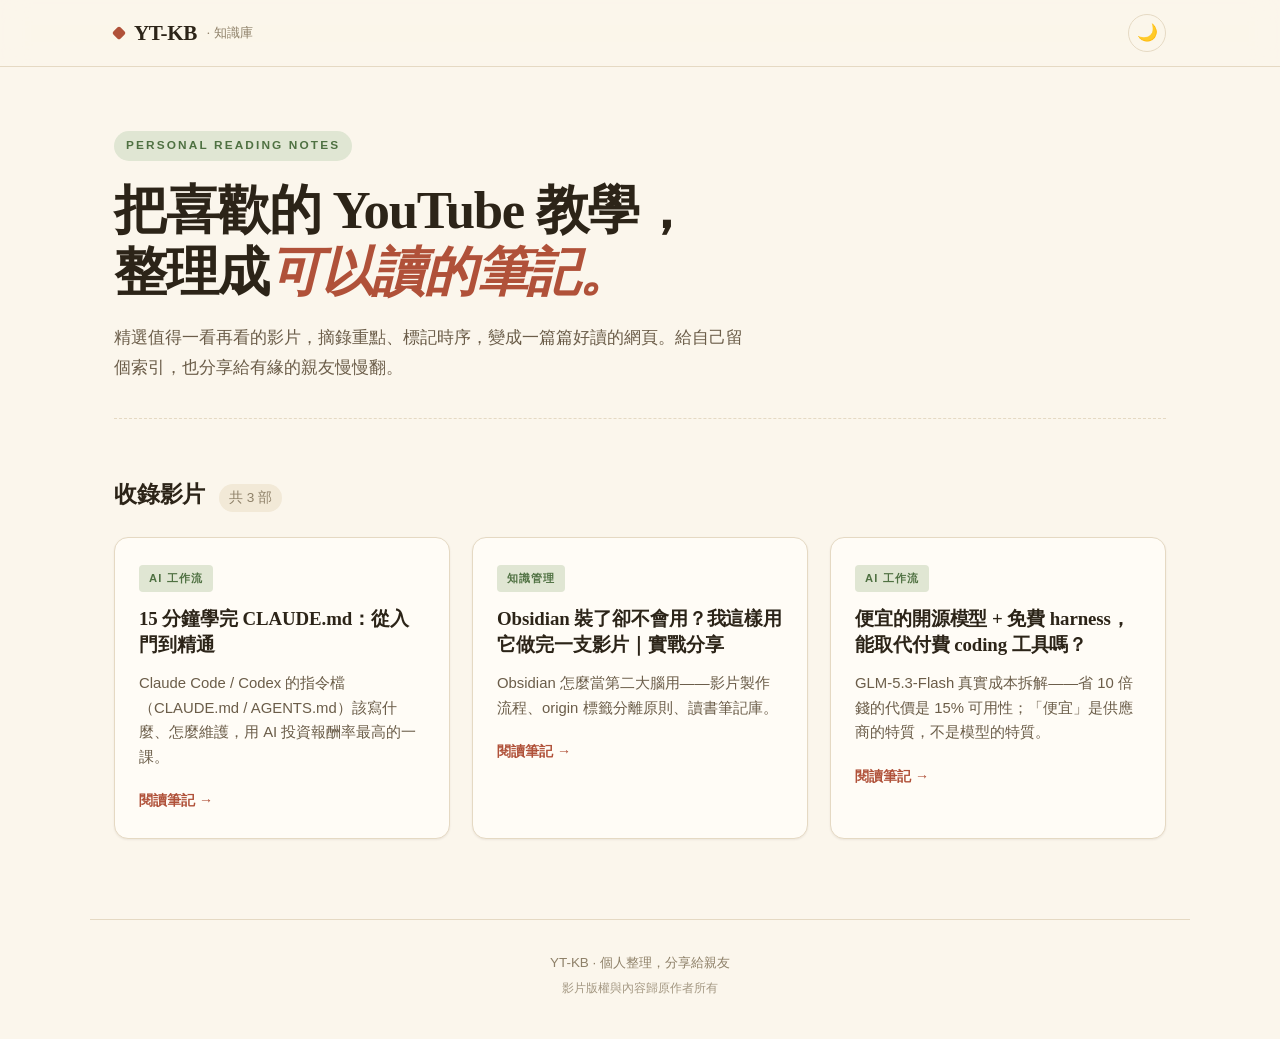
<file: index.html>
<!DOCTYPE html>
<html lang="zh-Hant" data-theme="light">
<head>
  <meta charset="UTF-8">
  <meta name="viewport" content="width=device-width, initial-scale=1.0">
  <title>YT-KB · YouTube 知識庫</title>
  <meta name="description" content="把值得一看再看的 YouTube 教學，整理成好讀的網頁筆記：摘錄重點、標記時序，個人知識庫，分享給親友。">
  <meta property="og:title" content="YT-KB · YouTube 知識庫">
  <meta property="og:description" content="把值得一看再看的 YouTube 教學，整理成好讀的網頁筆記。">
  <meta property="og:type" content="website">
  <meta property="og:url" content="https://yt-kb-pages.pages.dev/">
  <meta property="og:locale" content="zh_TW">
  <meta name="twitter:card" content="summary">
  <script>
    // Anti-FOUC: 讀主題最優先，避免閃白
    (function() {
      try {
        var stored = localStorage.getItem('ytkb-theme');
        var prefersDark = window.matchMedia && window.matchMedia('(prefers-color-scheme: dark)').matches;
        var theme = stored || (prefersDark ? 'dark' : 'light');
        document.documentElement.setAttribute('data-theme', theme);
      } catch (e) {
        document.documentElement.setAttribute('data-theme', 'light');
      }
    })();
  </script>

  <style>
    :root {
      --bg:           #FBF6EC;
      --bg-elevated:  #FFFCF6;
      --surface:      #F2E9D7;
      --border:       #E5D9C3;

      --text:         #2C2418;
      --text-soft:    #6B5D49;
      --text-muted:   #8E8068;

      --primary:      #B05139;
      --primary-soft: #C97865;
      --primary-bg:   #F4E3DA;

      --accent:       #4F7142;
      --accent-soft:  #6B8C5C;
      --accent-bg:    #E0E6D3;

      --shadow:        rgba(64, 41, 22, 0.08);
      --shadow-strong: rgba(64, 41, 22, 0.16);

      --nav-bg-rgb: 251, 246, 236;
    }

    [data-theme="dark"] {
      --bg:           #1B1813;
      --bg-elevated:  #251F19;
      --surface:      #2F2820;
      --border:       #423A2F;

      --text:         #ECE2D0;
      --text-soft:    #B8A88F;
      --text-muted:   #8C7E68;

      --primary:      #D78264;
      --primary-soft: #E29678;
      --primary-bg:   #3A261E;

      --accent:       #87A372;
      --accent-soft:  #A3B98C;
      --accent-bg:    #2C3823;

      --shadow:        rgba(0, 0, 0, 0.30);
      --shadow-strong: rgba(0, 0, 0, 0.50);

      --nav-bg-rgb: 27, 24, 19;
    }

    * { box-sizing: border-box; margin: 0; padding: 0; }

    html { scroll-behavior: smooth; -webkit-text-size-adjust: 100%; }

    body {
      font-family: -apple-system, BlinkMacSystemFont, "Segoe UI",
                   "PingFang TC", "Noto Sans TC", "Microsoft JhengHei", sans-serif;
      background: var(--bg);
      color: var(--text);
      line-height: 1.65;
      min-height: 100vh;
      transition: background-color .3s ease, color .3s ease;
      -webkit-font-smoothing: antialiased;
      -moz-osx-font-smoothing: grayscale;
    }

    ::selection { background: var(--primary); color: #fff; }

    /* ─────── Nav ─────── */
    .nav {
      position: sticky; top: 0; z-index: 100;
      background: rgba(var(--nav-bg-rgb), 0.82);
      backdrop-filter: saturate(180%) blur(14px);
      -webkit-backdrop-filter: saturate(180%) blur(14px);
      border-bottom: 1px solid var(--border);
    }
    .nav-inner {
      max-width: 1100px; margin: 0 auto;
      padding: 14px 24px;
      display: flex; justify-content: space-between; align-items: center;
    }
    .nav-brand {
      font-family: Georgia, "Times New Roman", "PingFang TC", serif;
      font-size: 1.32rem; font-weight: 700;
      letter-spacing: -0.02em;
      color: var(--text); text-decoration: none;
      display: inline-flex; align-items: center; gap: 10px;
    }
    .nav-brand .dot {
      width: 10px; height: 10px; border-radius: 2px;
      background: var(--primary);
      display: inline-block;
      transform: rotate(45deg);
    }
    .nav-brand .sub {
      color: var(--text-muted); font-weight: 400;
      font-size: 0.82rem; font-family: inherit;
      letter-spacing: 0.02em;
    }

    .theme-toggle {
      background: transparent;
      border: 1px solid var(--border);
      color: var(--text-soft);
      width: 38px; height: 38px;
      border-radius: 999px;
      cursor: pointer;
      font-size: 1.05rem; line-height: 1;
      display: inline-flex; align-items: center; justify-content: center;
      transition: all .2s ease;
    }
    .theme-toggle:hover {
      background: var(--surface);
      color: var(--text);
      transform: rotate(20deg);
    }
    .theme-toggle:focus-visible {
      outline: 2px solid var(--accent);
      outline-offset: 3px;
    }

    /* ─────── Main ─────── */
    main {
      max-width: 1100px; margin: 0 auto;
      padding: 64px 24px 80px;
    }

    /* ─────── Hero ─────── */
    .hero {
      margin-bottom: 56px;
      padding-bottom: 36px;
      border-bottom: 1px dashed var(--border);
    }
    .hero-eyebrow {
      display: inline-block;
      font-size: 0.74rem;
      letter-spacing: 0.18em;
      text-transform: uppercase;
      color: var(--accent);
      font-weight: 700;
      margin-bottom: 18px;
      padding: 5px 12px;
      background: var(--accent-bg);
      border-radius: 999px;
    }
    .hero h1 {
      font-family: Georgia, "Times New Roman", "PingFang TC", serif;
      font-size: clamp(2rem, 5.2vw, 3.3rem);
      font-weight: 700;
      letter-spacing: -0.025em;
      line-height: 1.18;
      margin-bottom: 20px;
      color: var(--text);
    }
    .hero h1 .accent {
      color: var(--primary);
      font-style: italic;
      font-weight: 700;
    }
    .hero p {
      font-size: 1.05rem;
      color: var(--text-soft);
      max-width: 640px;
      line-height: 1.75;
    }

    /* ─────── Section ─────── */
    .section-head {
      display: flex; align-items: baseline; gap: 14px;
      margin-bottom: 24px;
    }
    .section-head h2 {
      font-family: Georgia, "Times New Roman", "PingFang TC", serif;
      font-size: 1.45rem; font-weight: 700;
      color: var(--text);
      letter-spacing: -0.01em;
    }
    .section-head .count {
      font-size: 0.85rem;
      color: var(--text-muted);
      font-variant-numeric: tabular-nums;
      padding: 3px 10px;
      background: var(--surface);
      border-radius: 999px;
    }

    /* ─────── Cards ─────── */
    .cards {
      display: grid;
      grid-template-columns: repeat(auto-fill, minmax(320px, 1fr));
      gap: 22px;
    }
    .card {
      display: block;
      background: var(--bg-elevated);
      border: 1px solid var(--border);
      border-radius: 14px;
      padding: 26px 24px 24px;
      text-decoration: none;
      color: var(--text);
      position: relative;
      overflow: hidden;
      box-shadow: 0 1px 2px var(--shadow);
      transition: transform .25s cubic-bezier(.2,.8,.2,1),
                  box-shadow .25s cubic-bezier(.2,.8,.2,1),
                  border-color .25s ease,
                  background-color .3s ease;
    }
    .card::before {
      content: "";
      position: absolute;
      top: 0; left: 0;
      width: 4px; height: 100%;
      background: linear-gradient(180deg, var(--primary) 0%, var(--accent) 100%);
      opacity: 0;
      transition: opacity .25s ease;
    }
    .card:hover {
      transform: translateY(-3px);
      box-shadow: 0 10px 28px var(--shadow-strong);
      border-color: var(--primary-soft);
    }
    .card:hover::before { opacity: 1; }
    .card:focus-visible {
      outline: 2px solid var(--accent);
      outline-offset: 2px;
    }

    .card-tag {
      display: inline-block;
      font-size: 0.7rem;
      letter-spacing: 0.1em;
      font-weight: 700;
      color: var(--accent);
      text-transform: uppercase;
      margin-bottom: 14px;
      padding: 4px 10px;
      background: var(--accent-bg);
      border-radius: 4px;
    }
    .card h3 {
      font-family: Georgia, "Times New Roman", "PingFang TC", serif;
      font-size: 1.18rem; font-weight: 700;
      line-height: 1.42;
      margin-bottom: 12px;
      color: var(--text);
      letter-spacing: -0.005em;
    }
    .card p {
      font-size: 0.93rem;
      color: var(--text-soft);
      line-height: 1.65;
      margin-bottom: 18px;
    }
    .card-arrow {
      display: inline-flex; align-items: center; gap: 6px;
      font-size: 0.88rem;
      color: var(--primary);
      font-weight: 600;
      transition: gap .2s ease, color .2s ease;
    }
    .card:hover .card-arrow { gap: 10px; }

    /* ─────── Footer ─────── */
    footer {
      max-width: 1100px; margin: 0 auto;
      padding: 32px 24px 40px;
      border-top: 1px solid var(--border);
      text-align: center;
      font-size: 0.84rem;
      color: var(--text-muted);
    }
    footer p + p { margin-top: 4px; opacity: 0.8; font-size: 0.78rem; }

    /* ─────── Back to top ─────── */
    .back-to-top {
      position: fixed;
      right: 28px; bottom: 28px;
      width: 44px; height: 44px;
      border-radius: 50%;
      background: var(--primary);
      color: #fff;
      border: none;
      cursor: pointer;
      box-shadow: 0 8px 22px var(--shadow-strong);
      opacity: 0;
      transform: translateY(16px);
      pointer-events: none;
      transition: all .3s ease;
      z-index: 90;
      font-size: 1.15rem; line-height: 1;
      display: inline-flex; align-items: center; justify-content: center;
    }
    .back-to-top.visible {
      opacity: 1;
      transform: translateY(0);
      pointer-events: auto;
    }
    .back-to-top:hover {
      background: var(--primary-soft);
      transform: translateY(-2px);
    }
    .back-to-top:focus-visible {
      outline: 2px solid var(--accent);
      outline-offset: 3px;
    }

    /* ─────── Mobile ─────── */
    @media (max-width: 600px) {
      .nav-inner { padding: 12px 18px; }
      main { padding: 40px 18px 64px; }
      .hero { margin-bottom: 40px; padding-bottom: 28px; }
      .hero p { font-size: 0.98rem; }
      .cards { grid-template-columns: 1fr; gap: 16px; }
      .card { padding: 22px 20px 20px; }
      .back-to-top { right: 18px; bottom: 18px; width: 40px; height: 40px; }
    }

    @media (prefers-reduced-motion: reduce) {
      *, *::before, *::after {
        transition-duration: 0.01ms !important;
        animation-duration: 0.01ms !important;
      }
      html { scroll-behavior: auto; }
    }
  </style>
</head>
<body>
  <nav class="nav">
    <div class="nav-inner">
      <a class="nav-brand" href="./" aria-label="YT-KB 首頁">
        <span class="dot" aria-hidden="true"></span>
        YT-KB<span class="sub">· 知識庫</span>
      </a>
      <button class="theme-toggle" id="themeToggle" type="button" aria-label="切換深淺主題">
        <span id="themeIcon">🌙</span>
      </button>
    </div>
  </nav>

  <main>
    <section class="hero">
      <span class="hero-eyebrow">Personal Reading Notes</span>
      <h1>把喜歡的 YouTube 教學，<br>整理成<span class="accent">可以讀的筆記。</span></h1>
      <p>精選值得一看再看的影片，摘錄重點、標記時序，變成一篇篇好讀的網頁。給自己留個索引，也分享給有緣的親友慢慢翻。</p>
    </section>

    <div class="section-head">
      <h2>收錄影片</h2>
      <span class="count" id="cardCount">共 2 部</span>
    </div>

    <div class="cards" id="cards">
      <!--
        👇 加入新影片請複製下面這段 <a class="card">…</a>，改標題、簡介、連結、tag 即可
      -->
      <a class="card" href="videos/claude-md.html">
        <span class="card-tag">AI 工作流</span>
        <h3>15 分鐘學完 CLAUDE.md：從入門到精通</h3>
        <p>Claude Code / Codex 的指令檔（CLAUDE.md / AGENTS.md）該寫什麼、怎麼維護，用 AI 投資報酬率最高的一課。</p>
        <span class="card-arrow">閱讀筆記 →</span>
      </a>

      <a class="card" href="videos/LCIPEQb1V0Q.html">
        <span class="card-tag">知識管理</span>
        <h3>Obsidian 裝了卻不會用？我這樣用它做完一支影片｜實戰分享</h3>
        <p>Obsidian 怎麼當第二大腦用——影片製作流程、origin 標籤分離原則、讀書筆記庫。</p>
        <span class="card-arrow">閱讀筆記 →</span>
      </a>

      <a class="card" href="videos/glm-flash-vs-paid.html">
        <span class="card-tag">AI 工作流</span>
        <h3>便宜的開源模型 + 免費 harness，能取代付費 coding 工具嗎？</h3>
        <p>GLM-5.3-Flash 真實成本拆解——省 10 倍錢的代價是 15% 可用性；「便宜」是供應商的特質，不是模型的特質。</p>
        <span class="card-arrow">閱讀筆記 →</span>
      </a>
    </div>
  </main>

  <footer>
    <p>YT-KB · 個人整理，分享給親友</p>
    <p>影片版權與內容歸原作者所有</p>
  </footer>

  <button class="back-to-top" id="backToTop" type="button" aria-label="回到頂部">
    ↑
  </button>

  <script>
    /* ──── 主題切換 ──── */
    (function () {
      var btn   = document.getElementById('themeToggle');
      var icon  = document.getElementById('themeIcon');
      var root  = document.documentElement;

      function paint() {
        var t = root.getAttribute('data-theme');
        icon.textContent = t === 'dark' ? '☀️' : '🌙';
        btn.setAttribute('aria-label',
          t === 'dark' ? '切換到淺色主題' : '切換到深色主題');
      }
      paint();

      btn.addEventListener('click', function () {
        var next = root.getAttribute('data-theme') === 'dark' ? 'light' : 'dark';
        root.setAttribute('data-theme', next);
        try { localStorage.setItem('ytkb-theme', next); } catch (e) {}
        paint();
      });
    })();

    /* ──── 自動計算卡片數量 ──── */
    (function () {
      var count = document.querySelectorAll('#cards .card').length;
      var el    = document.getElementById('cardCount');
      if (el) el.textContent = '共 ' + count + ' 部';
    })();

    /* ──── Back to top ──── */
    (function () {
      var btn = document.getElementById('backToTop');
      var visible = false;
      function onScroll() {
        var shouldShow = window.scrollY > 400;
        if (shouldShow !== visible) {
          visible = shouldShow;
          btn.classList.toggle('visible', visible);
        }
      }
      window.addEventListener('scroll', onScroll, { passive: true });
      btn.addEventListener('click', function () {
        window.scrollTo({ top: 0, behavior: 'smooth' });
      });
      onScroll();
    })();
  </script>
</body>
</html>
</file>
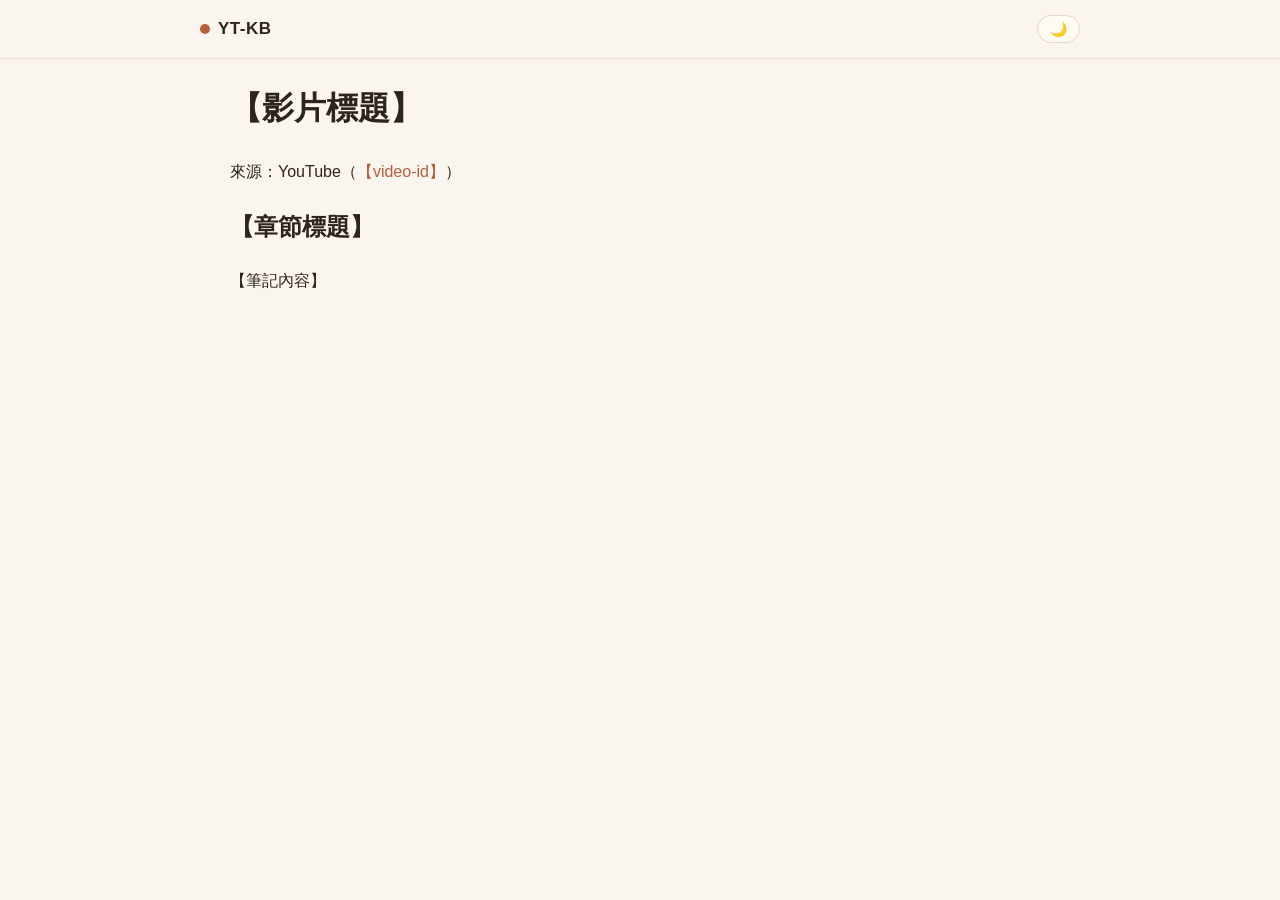
<file: TEMPLATE.html>
<!DOCTYPE html>
<html lang="zh-Hant">
<head>
<meta charset="UTF-8">
<meta name="viewport" content="width=device-width, initial-scale=1.0">
<title>【影片標題】 | YT-KB</title>
<meta property="og:title" content="【影片標題】 | YT-KB">
<meta property="og:description" content="【一句話摘要】">
<meta property="og:type" content="article">
<meta property="og:url" content="https://yt-kb-pages.pages.dev/videos/【video-id】.html">
<meta property="og:locale" content="zh_TW">
<meta name="twitter:card" content="summary">
<meta name="description" content="【一句話摘要】">
<script>
  (function() {
    var themeAttr = 'data-theme';
    var storageKey = 'ytkb-theme';
    var html = document.documentElement;
    try {
      var saved = localStorage.getItem(storageKey);
      var prefersDark = window.matchMedia && window.matchMedia('(prefers-color-scheme: dark)').matches;
      var theme = saved || (prefersDark ? 'dark' : 'light');
      html.setAttribute(themeAttr, theme);
    } catch (e) {
      var prefersDark = window.matchMedia && window.matchMedia('(prefers-color-scheme: dark)').matches;
      html.setAttribute(themeAttr, prefersDark ? 'dark' : 'light');
    }
  })();
</script>
<link rel="stylesheet" href="../shared.css">
</head>
<body>

<nav class="nav" aria-label="主導航">
  <div class="nav-inner">
    <a href="../index.html" class="brand" aria-label="回到 YT-KB 首頁">
      <span class="brand-dot"></span>YT-KB
    </a>
    <button class="theme-toggle" id="themeToggle" aria-label="切換深淺主題">
      <span class="theme-icon" id="themeIcon">🌙</span>
    </button>
  </div>
</nav>

<main class="container">
    <!-- ══════ 內文區：以下放筆記內容 ══════ -->
    <h1>【影片標題】</h1>
    <p class="meta">來源：YouTube（<a href="https://youtu.be/【video-id】">【video-id】</a>）</p>

    <section>
      <h2>【章節標題】</h2>
      <p>【筆記內容】</p>
    </section>
    </main>

<button class="back-to-top" id="back-to-top" aria-label="回到頂部">↑</button>

<script src="../shared.js"></script>
</body>
</html>
</file>
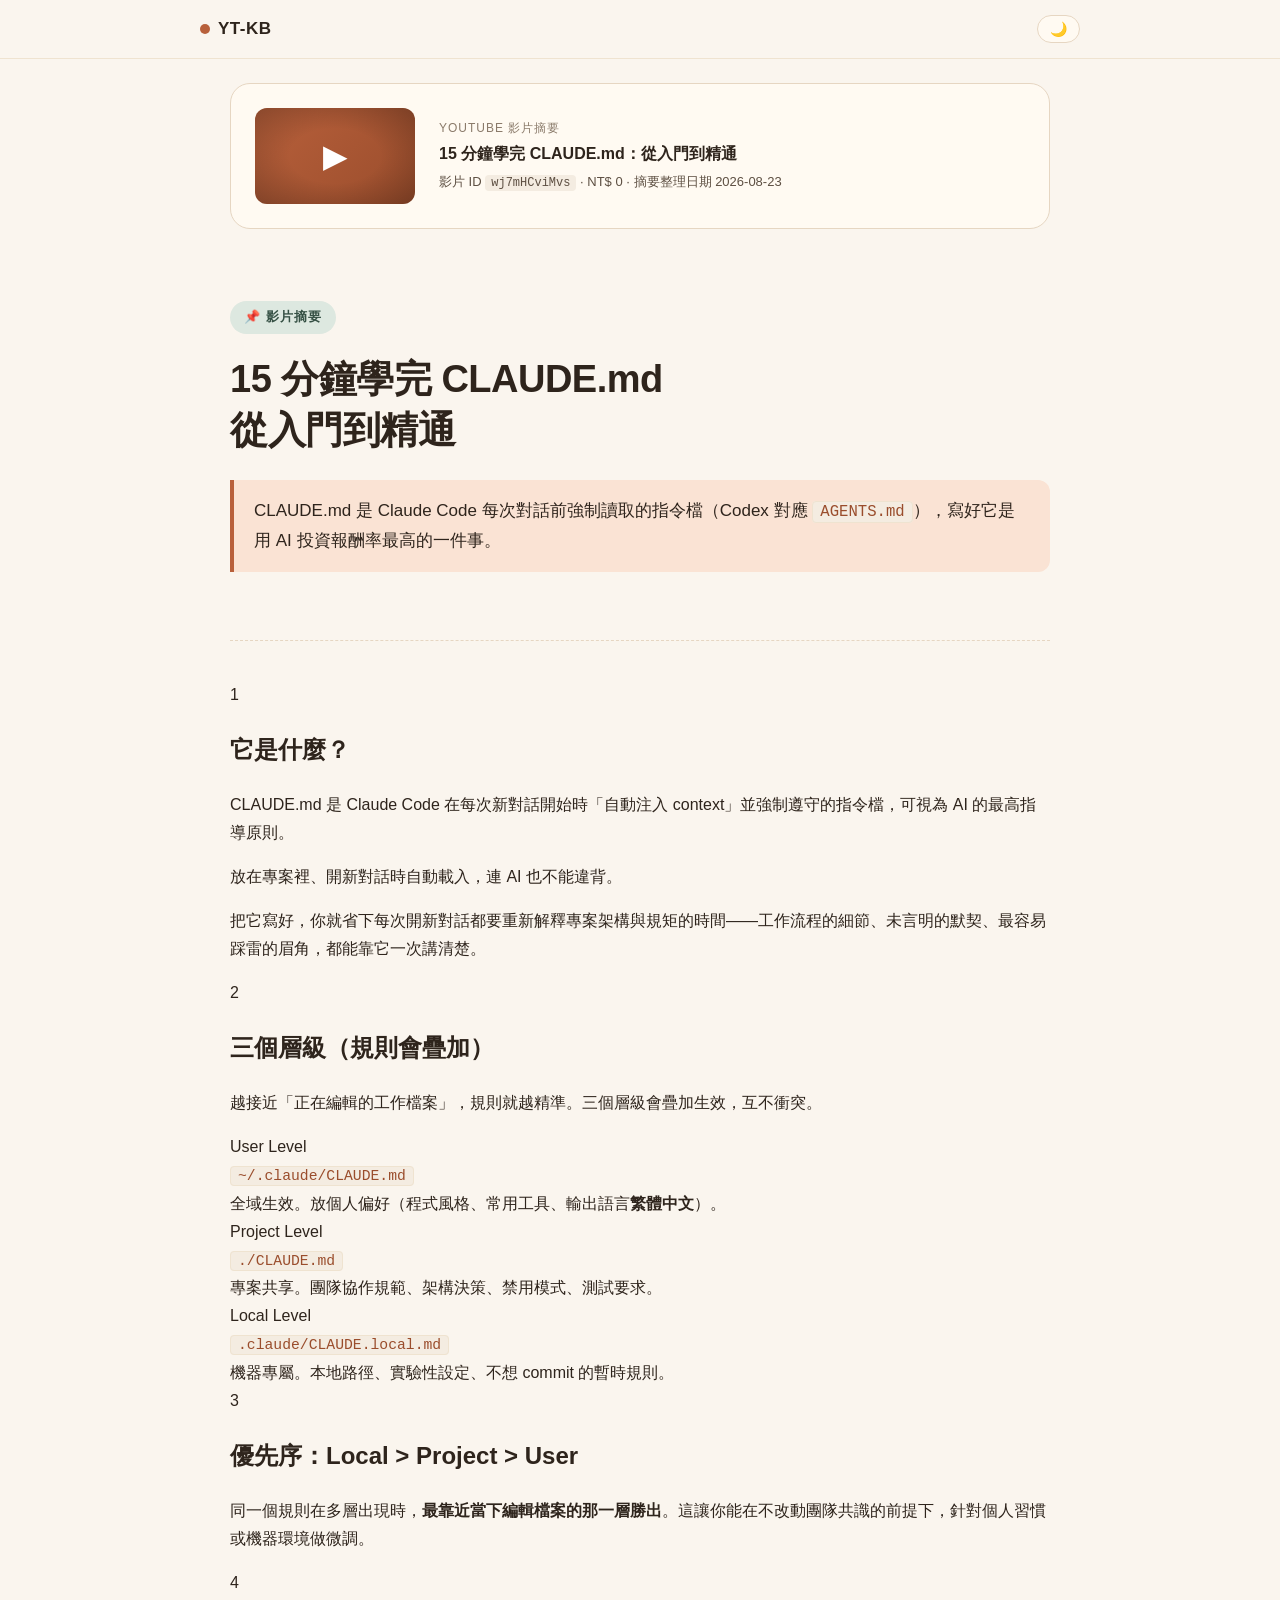
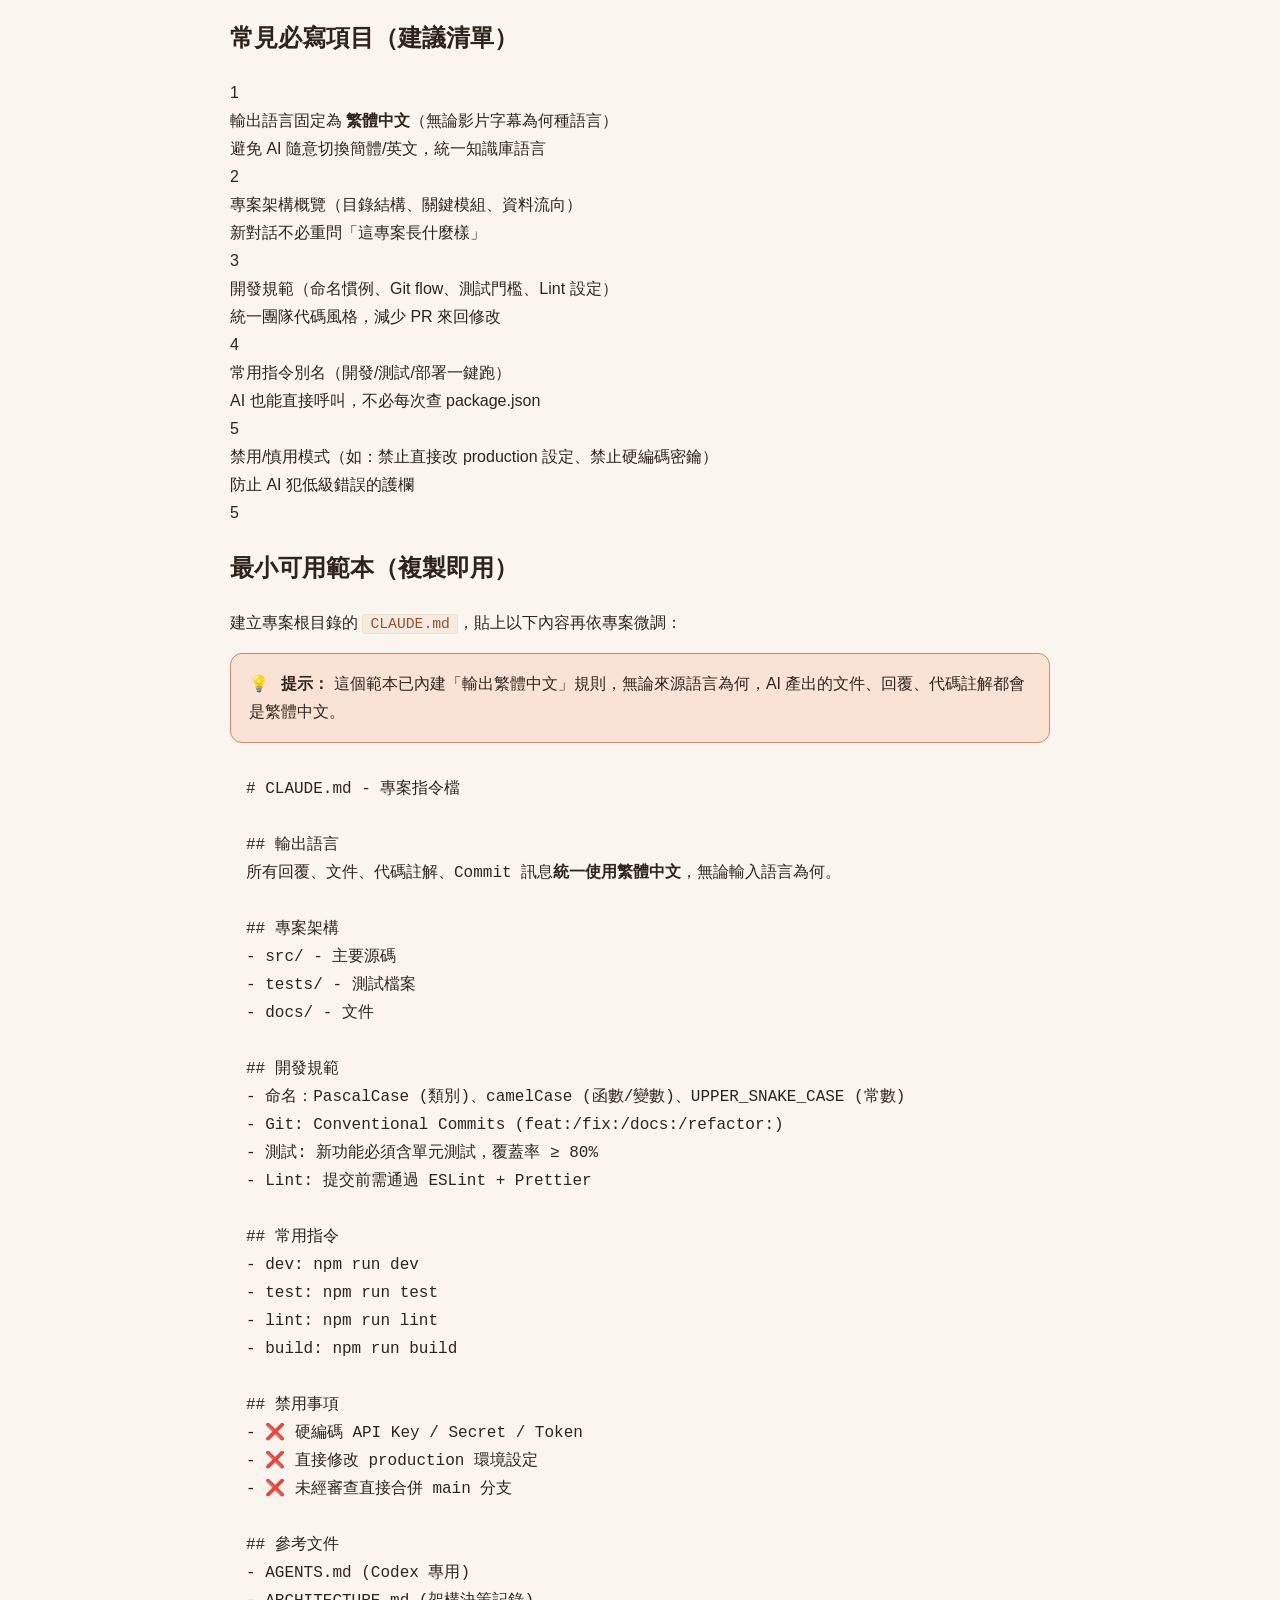
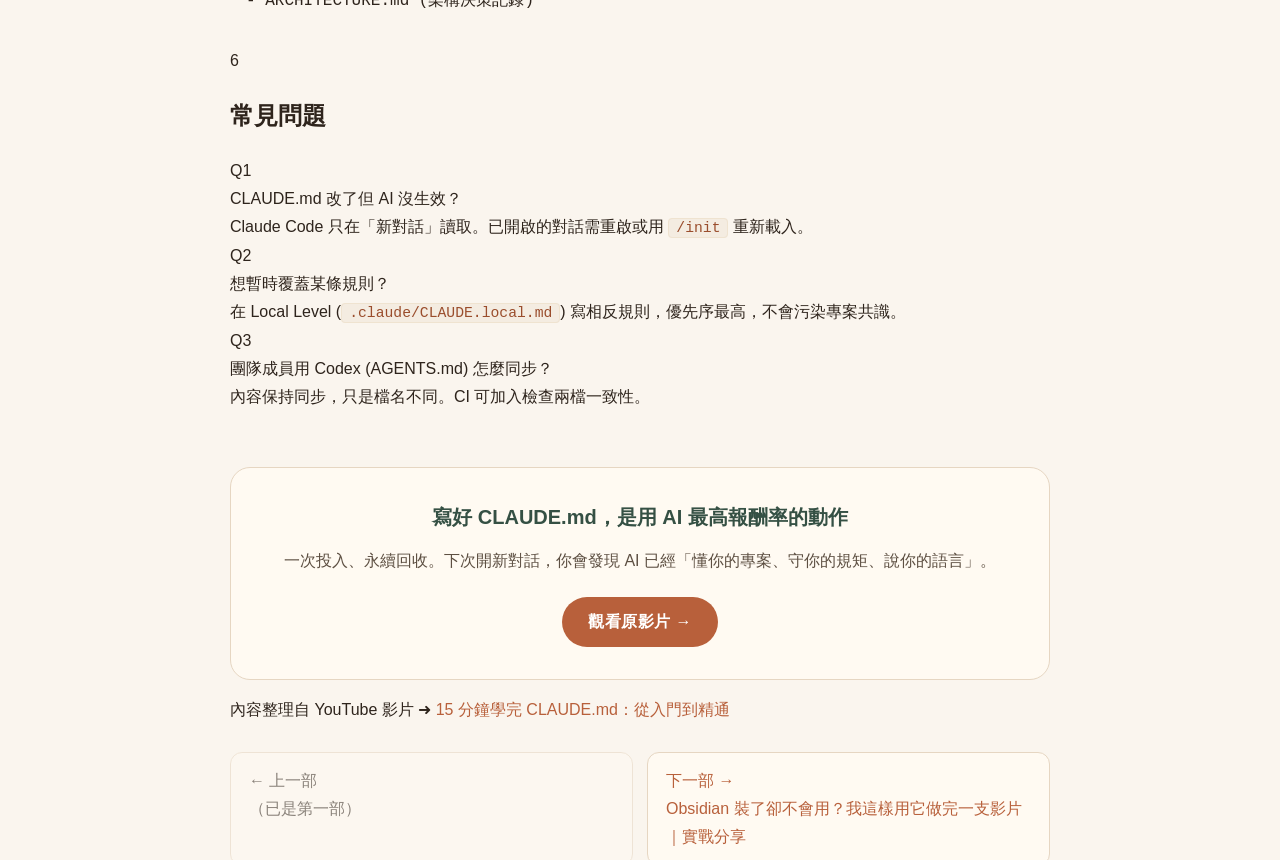
<file: videos/claude-md.html>
<!DOCTYPE html>
<html lang="zh-Hant">
<head>
<meta charset="UTF-8">
<meta name="viewport" content="width=device-width, initial-scale=1.0">
<title>15 分鐘學完 CLAUDE.md：從入門到精通 | YT-KB</title>
<meta property="og:title" content="15 分鐘學完 CLAUDE.md：從入門到精通 | YT-KB">
<meta property="og:description" content="CLAUDE.md 是 Claude Code 每次對話前強制讀取的指令檔，寫好它是用 AI 投資報酬率最高的一件事。完整解析三個層級規則疊加、常見問題、最佳實踐範本。">
<meta property="og:type" content="article">
<meta property="og:url" content="https://yt-kb-pages.pages.dev/videos/claude-md.html">
<meta property="og:locale" content="zh_TW">
<meta name="twitter:card" content="summary">
<meta name="description" content="CLAUDE.md 是 Claude Code 每次對話前強制讀取的指令檔，寫好它是用 AI 投資報酬率最高的一件事。完整解析三個層級規則疊加、常見問題、最佳實踐範本。">
<script>
  (function() {
    var themeAttr = 'data-theme';
    var storageKey = 'ytkb-theme';
    var html = document.documentElement;
    try {
      var saved = localStorage.getItem(storageKey);
      var prefersDark = window.matchMedia && window.matchMedia('(prefers-color-scheme: dark)').matches;
      var theme = saved || (prefersDark ? 'dark' : 'light');
      html.setAttribute(themeAttr, theme);
    } catch (e) {
      var prefersDark = window.matchMedia && window.matchMedia('(prefers-color-scheme: dark)').matches;
      html.setAttribute(themeAttr, prefersDark ? 'dark' : 'light');
    }
  })();
</script>
<link rel="stylesheet" href="../shared.css">
</head>
<body>

<nav class="nav" aria-label="主導航">
  <div class="nav-inner">
    <a href="../index.html" class="brand" aria-label="回到 YT-KB 首頁">
      <span class="brand-dot"></span>YT-KB
    </a>
    <button class="theme-toggle" id="themeToggle" aria-label="切換深淺主題">
      <span class="theme-icon" id="themeIcon">🌙</span>
    </button>
  </div>
</nav>

<main class="container">

  <!-- 視頻卡片：觀看連結、影片 ID -->
  <div class="video-card">
    <div class="video-thumb" aria-hidden="true">▶</div>
    <div class="video-info">
      <div class="source-tag">YouTube 影片摘要</div>
      <div class="v-title">15 分鐘學完 CLAUDE.md：從入門到精通</div>
      <div class="v-meta">
        影片 ID <span class="v-id">wj7mHCviMvs</span> · NT$ 0 · 摘要整理日期 2026-08-23
      </div>
    </div>
  </div>

  <!-- Hero -->
  <section class="hero">
    <span class="kicker">📌 影片摘要</span>
    <h1>15 分鐘學完 CLAUDE.md<br>從入門到精通</h1>
    <div class="one-liner">
      CLAUDE.md 是 Claude Code 每次對話前強制讀取的指令檔（Codex 對應 <code class="inline">AGENTS.md</code>），寫好它是用 AI 投資報酬率最高的一件事。
    </div>
  </section>

  <!-- Section 1 -->
  <section class="section" id="what">
    <div class="section-header">
      <span class="section-number">1</span>
      <h2>它是什麼？</h2>
    </div>
    <div class="section-lead">
      CLAUDE.md 是 Claude Code 在每次新對話開始時「自動注入 context」並強制遵守的指令檔，可視為 AI 的最高指導原則。
    </div>
    <p>放在專案裡、開新對話時自動載入，連 AI 也不能違背。</p>
    <p>把它寫好，你就省下每次開新對話都要重新解釋專案架構與規矩的時間——工作流程的細節、未言明的默契、最容易踩雷的眉角，都能靠它一次講清楚。</p>
  </section>

  <!-- Section 2 -->
  <section class="section" id="levels">
    <div class="section-header">
      <span class="section-number">2</span>
      <h2>三個層級（規則會疊加）</h2>
    </div>
    <p>越接近「正在編輯的工作檔案」，規則就越精準。三個層級會疊加生效，互不衝突。</p>
    <div class="levels">
      <div class="level-card">
        <div class="level-name">
          <span class="level-dot"></span>
          User Level
        </div>
        <div class="level-path"><code class="inline">~/.claude/CLAUDE.md</code></div>
        <div class="level-desc">全域生效。放個人偏好（程式風格、常用工具、輸出語言<strong>繁體中文</strong>）。</div>
      </div>
      <div class="level-card">
        <div class="level-name">
          <span class="level-dot"></span>
          Project Level
        </div>
        <div class="level-path"><code class="inline">./CLAUDE.md</code></div>
        <div class="level-desc">專案共享。團隊協作規範、架構決策、禁用模式、測試要求。</div>
      </div>
      <div class="level-card">
        <div class="level-name">
          <span class="level-dot"></span>
          Local Level
        </div>
        <div class="level-path"><code class="inline">.claude/CLAUDE.local.md</code></div>
        <div class="level-desc">機器專屬。本地路徑、實驗性設定、不想 commit 的暫時規則。</div>
      </div>
    </div>
  </section>

  <!-- Section 3 -->
  <section class="section subtract" id="priority">
    <div class="section-header">
      <span class="section-number">3</span>
      <h2>優先序：Local > Project > User</h2>
    </div>
    <p>同一個規則在多層出現時，<strong>最靠近當下編輯檔案的那一層勝出</strong>。這讓你能在不改動團隊共識的前提下，針對個人習慣或機器環境做微調。</p>
  </section>

  <!-- Section 4 -->
  <section class="section add" id="common">
    <div class="section-header">
      <span class="section-number">4</span>
      <h2>常見必寫項目（建議清單）</h2>
    </div>
    <div class="questions">
      <div class="question-item">
        <div class="q-num">1</div>
        <div class="q-body">
          <div class="q-text">輸出語言固定為 <strong>繁體中文</strong>（無論影片字幕為何種語言）</div>
          <div class="q-hint">避免 AI 隨意切換簡體/英文，統一知識庫語言</div>
        </div>
      </div>
      <div class="question-item">
        <div class="q-num">2</div>
        <div class="q-body">
          <div class="q-text">專案架構概覽（目錄結構、關鍵模組、資料流向）</div>
          <div class="q-hint">新對話不必重問「這專案長什麼樣」</div>
        </div>
      </div>
      <div class="question-item">
        <div class="q-num">3</div>
        <div class="q-body">
          <div class="q-text">開發規範（命名慣例、Git flow、測試門檻、Lint 設定）</div>
          <div class="q-hint">統一團隊代碼風格，減少 PR 來回修改</div>
        </div>
      </div>
      <div class="question-item">
        <div class="q-num">4</div>
        <div class="q-body">
          <div class="q-text">常用指令別名（開發/測試/部署一鍵跑）</div>
          <div class="q-hint">AI 也能直接呼叫，不必每次查 package.json</div>
        </div>
      </div>
      <div class="question-item">
        <div class="q-num">5</div>
        <div class="q-body">
          <div class="q-text">禁用/慎用模式（如：禁止直接改 production 設定、禁止硬編碼密鑰）</div>
          <div class="q-hint">防止 AI 犯低級錯誤的護欄</div>
        </div>
      </div>
    </div>
  </section>

  <!-- Section 5 -->
  <section class="section" id="template">
    <div class="section-header">
      <span class="section-number">5</span>
      <h2>最小可用範本（複製即用）</h2>
    </div>
    <p>建立專案根目錄的 <code class="inline">CLAUDE.md</code>，貼上以下內容再依專案微調：</p>
    <div class="callout">
      <strong>提示：</strong> 這個範本已內建「輸出繁體中文」規則，無論來源語言為何，AI 產出的文件、回覆、代碼註解都會是繁體中文。
    </div>
    <pre style="background: var(--code-bg); padding: 1rem; border-radius: var(--radius); overflow-x: auto; margin: 1rem 0;"><code># CLAUDE.md - 專案指令檔

## 輸出語言
所有回覆、文件、代碼註解、Commit 訊息<strong>統一使用繁體中文</strong>，無論輸入語言為何。

## 專案架構
- src/ - 主要源碼
- tests/ - 測試檔案
- docs/ - 文件

## 開發規範
- 命名：PascalCase (類別)、camelCase (函數/變數)、UPPER_SNAKE_CASE (常數)
- Git: Conventional Commits (feat:/fix:/docs:/refactor:)
- 測試: 新功能必須含單元測試，覆蓋率 ≥ 80%
- Lint: 提交前需通過 ESLint + Prettier

## 常用指令
- dev: npm run dev
- test: npm run test
- lint: npm run lint
- build: npm run build

## 禁用事項
- ❌ 硬編碼 API Key / Secret / Token
- ❌ 直接修改 production 環境設定
- ❌ 未經審查直接合併 main 分支

## 參考文件
- AGENTS.md (Codex 專用)
- ARCHITECTURE.md (架構決策記錄)
</code></pre>
  </section>

  <!-- Section 6 -->
  <section class="section" id="faq">
    <div class="section-header">
      <span class="section-number">6</span>
      <h2>常見問題</h2>
    </div>
    <div class="questions">
      <div class="question-item">
        <div class="q-num">Q1</div>
        <div class="q-body">
          <div class="q-text">CLAUDE.md 改了但 AI 沒生效？</div>
          <div class="q-hint">Claude Code 只在「新對話」讀取。已開啟的對話需重啟或用 <code class="inline">/init</code> 重新載入。</div>
        </div>
      </div>
      <div class="question-item">
        <div class="q-num">Q2</div>
        <div class="q-body">
          <div class="q-text">想暫時覆蓋某條規則？</div>
          <div class="q-hint">在 Local Level (<code class="inline">.claude/CLAUDE.local.md</code>) 寫相反規則，優先序最高，不會污染專案共識。</div>
        </div>
      </div>
      <div class="question-item">
        <div class="q-num">Q3</div>
        <div class="q-body">
          <div class="q-text">團隊成員用 Codex (AGENTS.md) 怎麼同步？</div>
          <div class="q-hint">內容保持同步，只是檔名不同。CI 可加入檢查兩檔一致性。</div>
        </div>
      </div>
    </div>
  </section>

  <!-- Closing -->
  <div class="closing">
    <h3>寫好 CLAUDE.md，是用 AI 最高報酬率的動作</h3>
    <p>一次投入、永續回收。下次開新對話，你會發現 AI 已經「懂你的專案、守你的規矩、說你的語言」。</p>
    <a href="https://youtu.be/wj7mHCviMvs" target="_blank" rel="noopener noreferrer" class="cta-btn">觀看原影片 →</a>
  </div>

  <!-- Source -->
  <div class="source">
    <p>內容整理自 YouTube 影片 ➜ <a href="https://youtu.be/wj7mHCviMvs" target="_blank" rel="noopener noreferrer">15 分鐘學完 CLAUDE.md：從入門到精通</a></p>
  </div>

  <!-- Video Nav -->
  <nav class="video-nav">
    <div class="video-nav-btn disabled" aria-disabled="true">
      <div class="nav-arrow">← 上一部</div>
      <div class="nav-title">（已是第一部）</div>
    </div>
    <a class="video-nav-btn" href="LCIPEQb1V0Q.html">
      <div class="nav-arrow nav-arrow-right">下一部 →</div>
      <div class="nav-title">Obsidian 裝了卻不會用？我這樣用它做完一支影片｜實戰分享</div>
    </a>
  </nav>

</main>

<button class="back-to-top" id="back-to-top" aria-label="回到頂部">↑</button>

<script src="../shared.js"></script>
</body>
</html>
</file>
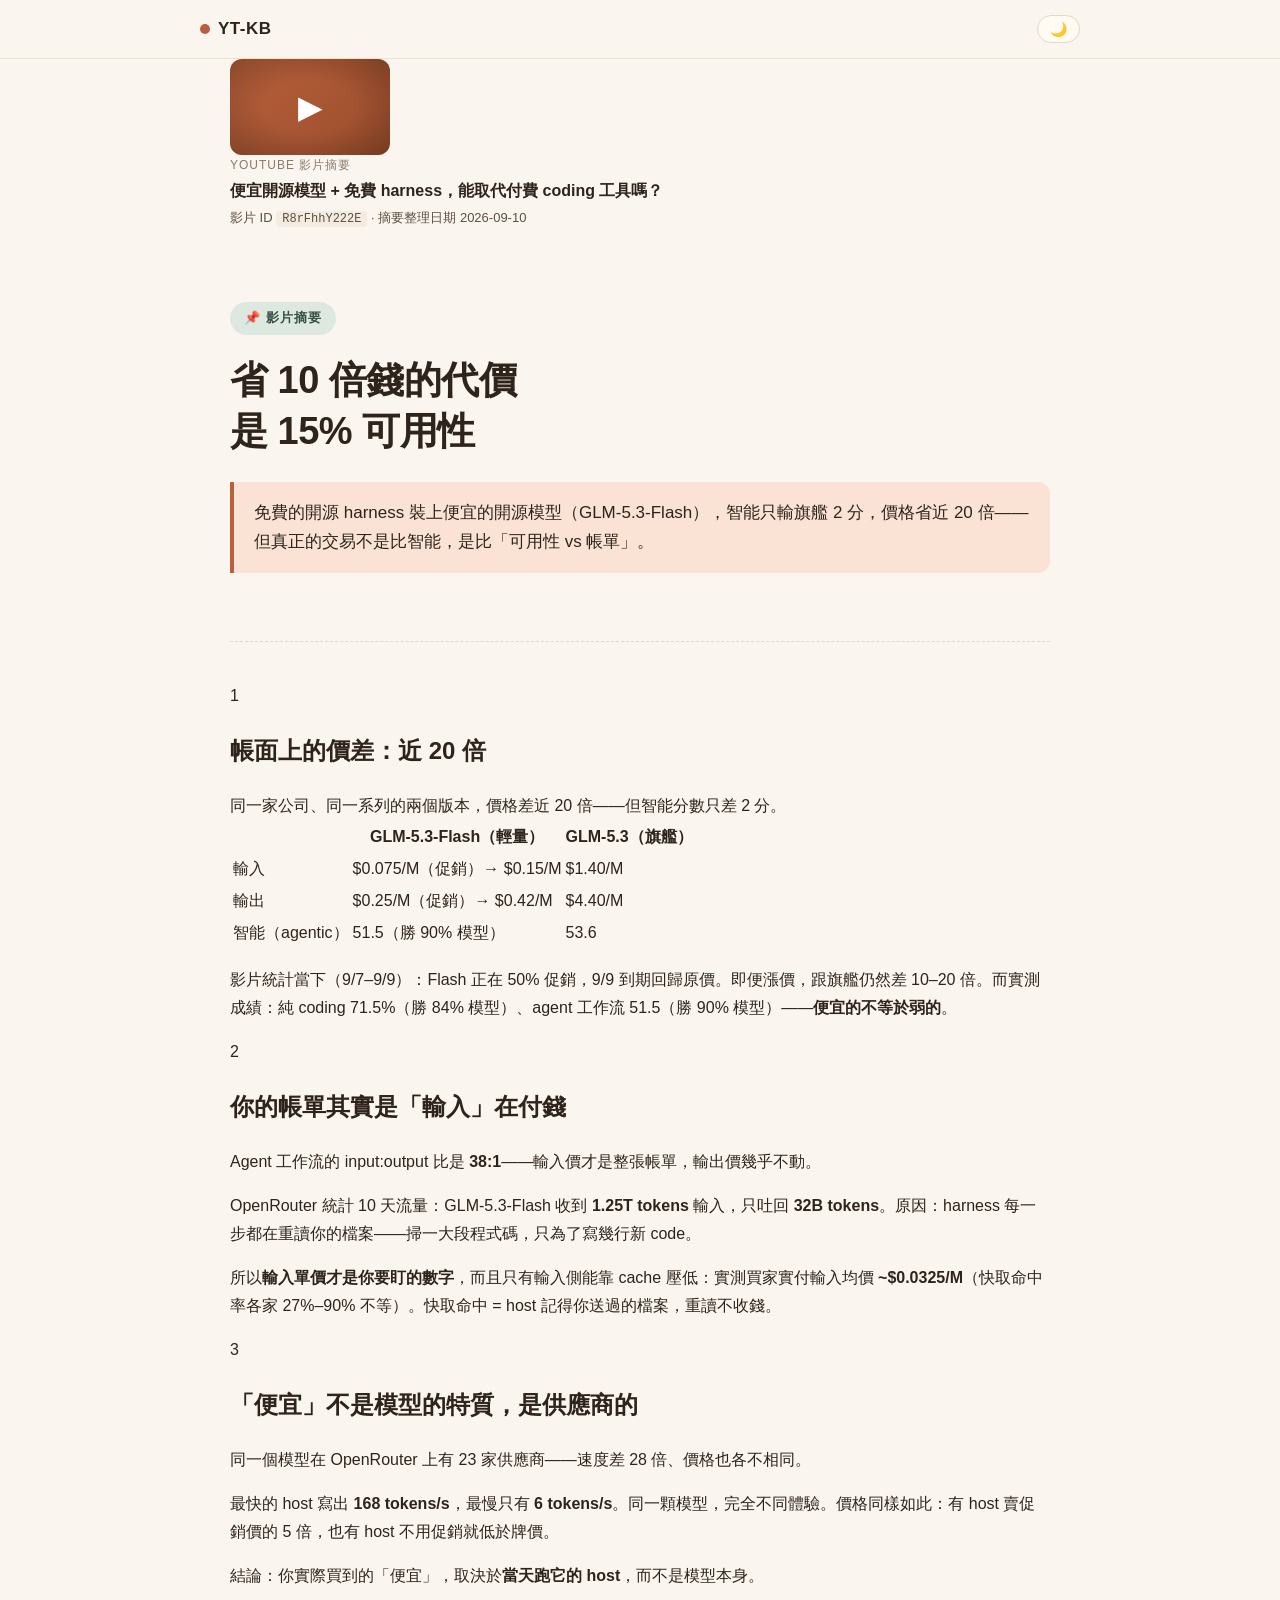
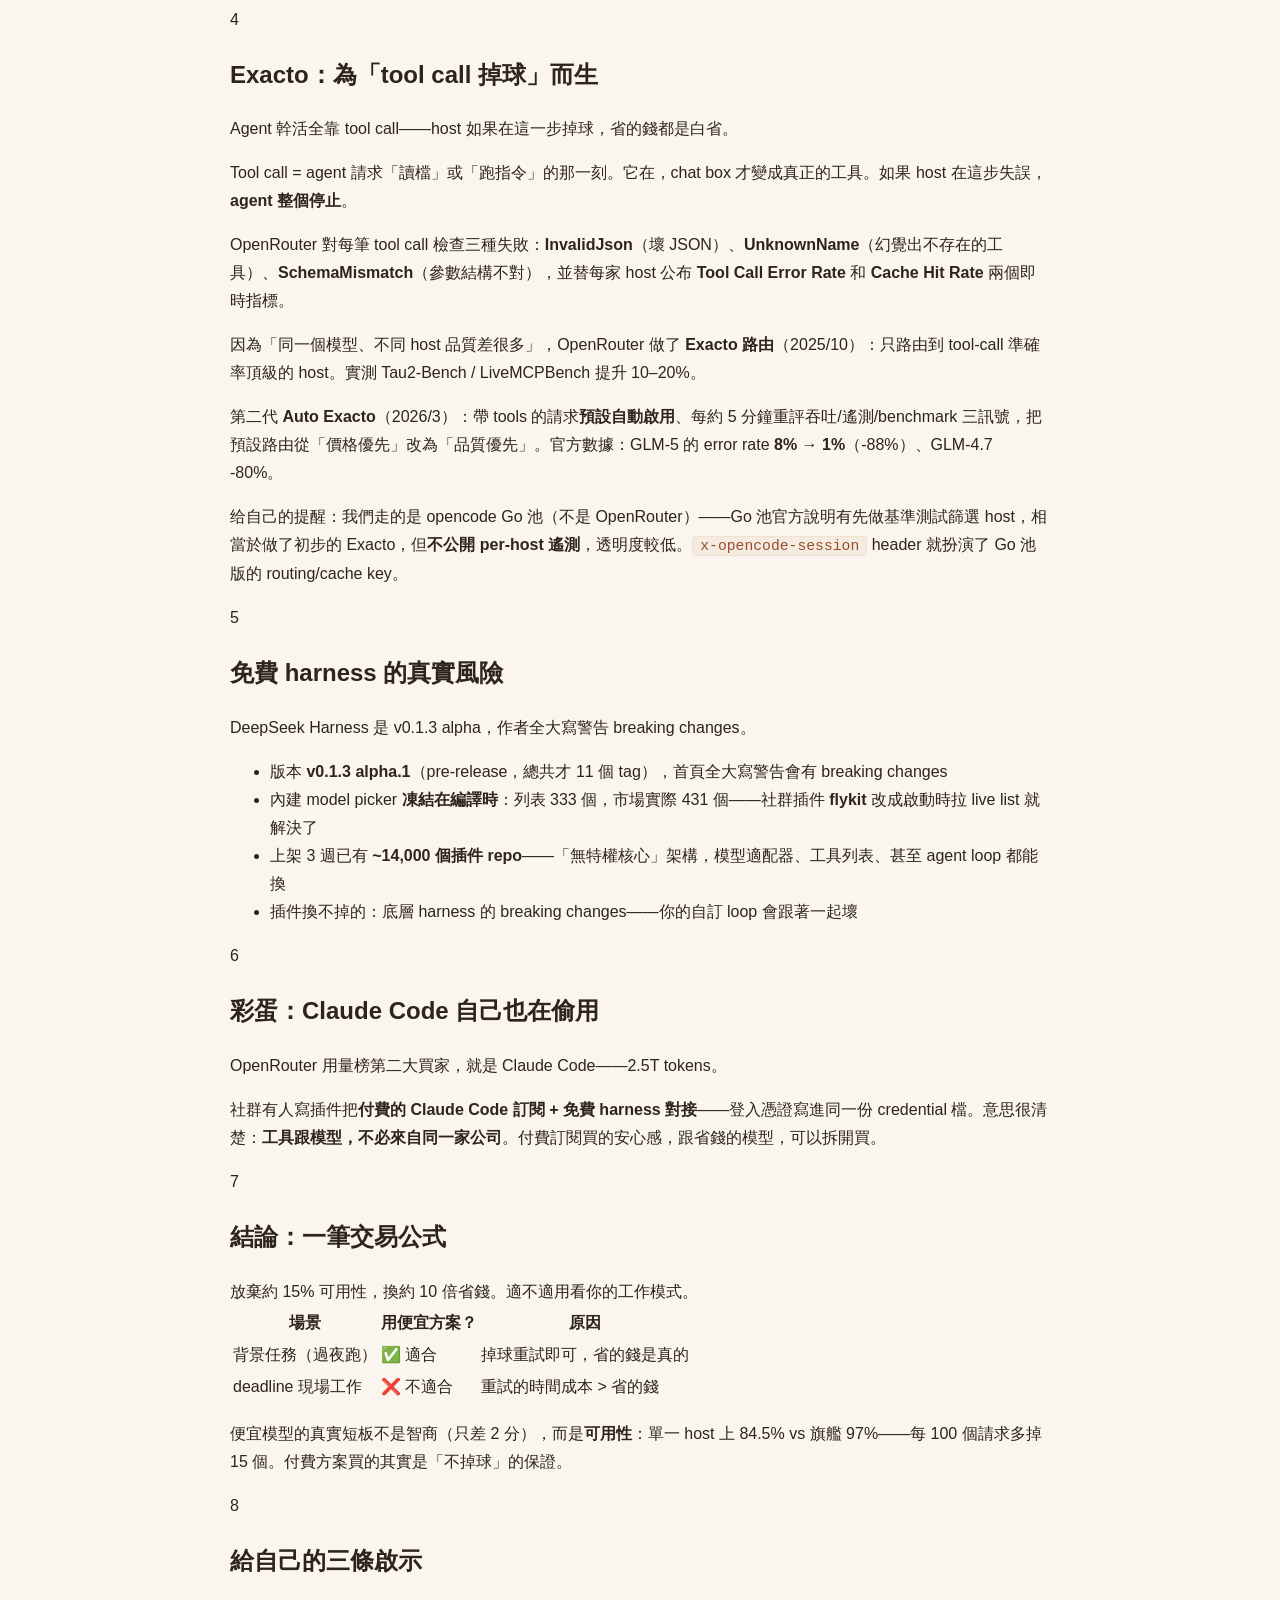
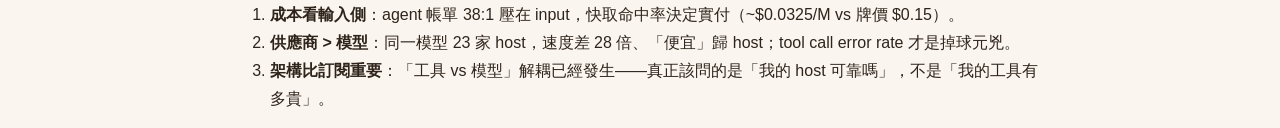
<file: videos/glm-flash-vs-paid.html>
<!DOCTYPE html>
<html lang="zh-Hant">
<head>
<meta charset="UTF-8">
<meta name="viewport" content="width=device-width, initial-scale=1.0">
<title>便宜的開源模型 + 免費 harness，能取代付費 coding 工具嗎？ | YT-KB</title>
<meta property="og:title" content="便宜的開源模型 + 免費 harness，能取代付費 coding 工具嗎？ | YT-KB">
<meta property="og:description" content="GLM-5.3-Flash 的真實成本拆解：省 10 倍錢的代價是 15% 可用性。「便宜」是供應商的特質，不是模型的特質。">
<meta property="og:type" content="article">
<meta property="og:url" content="https://yt-kb-pages.pages.dev/videos/glm-flash-vs-paid.html">
<meta property="og:locale" content="zh_TW">
<meta name="twitter:card" content="summary">
<meta name="description" content="GLM-5.3-Flash 真實成本拆解：agent 帳單 38:1 集中在 input、cache hit 決定實付、可用性比智能更關鍵。省 10 倍錢換 15% 可用性的完整交易公式。">
<script>
  (function() {
    var themeAttr = 'data-theme';
    var storageKey = 'ytkb-theme';
    var html = document.documentElement;
    try {
      var saved = localStorage.getItem(storageKey);
      var prefersDark = window.matchMedia && window.matchMedia('(prefers-color-scheme: dark)').matches;
      var theme = saved || (prefersDark ? 'dark' : 'light');
      html.setAttribute(themeAttr, theme);
    } catch (e) {
      var prefersDark = window.matchMedia && window.matchMedia('(prefers-color-scheme: dark)').matches;
      html.setAttribute(themeAttr, prefersDark ? 'dark' : 'light');
    }
  })();
</script>
<link rel="stylesheet" href="../shared.css">
</head>
<body>

<nav class="nav" aria-label="主導航">
  <div class="nav-inner">
    <a href="../index.html" class="brand" aria-label="回到 YT-KB 首頁">
      <span class="brand-dot"></span>YT-KB
    </a>
    <button class="theme-toggle" id="themeToggle" aria-label="切換深淺主題">
      <span class="theme-icon" id="themeIcon">🌙</span>
    </button>
  </div>
</nav>

<main class="container">

  <div class="video-thumb" aria-hidden="true">▶</div>
  <div class="video-info">
    <div class="source-tag">YouTube 影片摘要</div>
    <div class="v-title">便宜開源模型 + 免費 harness，能取代付費 coding 工具嗎？</div>
    <div class="v-meta">
      影片 ID <span class="v-id">R8rFhhY222E</span> · 摘要整理日期 2026-09-10
    </div>
  </div>

  <!-- Hero -->
  <section class="hero">
    <span class="kicker">📌 影片摘要</span>
    <h1>省 10 倍錢的代價<br>是 15% 可用性</h1>
    <div class="one-liner">
      免費的開源 harness 裝上便宜的開源模型（GLM-5.3-Flash），智能只輸旗艦 2 分，價格省近 20 倍——但真正的交易不是比智能，是比「可用性 vs 帳單」。
    </div>
  </section>

  <!-- Section 1 -->
  <section class="section" id="price-gap">
    <div class="section-header">
      <span class="section-number">1</span>
      <h2>帳面上的價差：近 20 倍</h2>
    </div>
    <div class="section-lead">
      同一家公司、同一系列的兩個版本，價格差近 20 倍——但智能分數只差 2 分。
    </div>
    <table>
      <tr><th></th><th>GLM-5.3-Flash（輕量）</th><th>GLM-5.3（旗艦）</th></tr>
      <tr><td>輸入</td><td>$0.075/M（促銷）→ $0.15/M</td><td>$1.40/M</td></tr>
      <tr><td>輸出</td><td>$0.25/M（促銷）→ $0.42/M</td><td>$4.40/M</td></tr>
      <tr><td>智能（agentic）</td><td>51.5（勝 90% 模型）</td><td>53.6</td></tr>
    </table>
    <p>影片統計當下（9/7–9/9）：Flash 正在 50% 促銷，9/9 到期回歸原價。即便漲價，跟旗艦仍然差 10–20 倍。而實測成績：純 coding 71.5%（勝 84% 模型）、agent 工作流 51.5（勝 90% 模型）——<strong>便宜的不等於弱的</strong>。</p>
  </section>

  <!-- Section 2 -->
  <section class="section" id="input-heavy">
    <div class="section-header">
      <span class="section-number">2</span>
      <h2>你的帳單其實是「輸入」在付錢</h2>
    </div>
    <div class="section-lead">
      Agent 工作流的 input:output 比是 <strong>38:1</strong>——輸入價才是整張帳單，輸出價幾乎不動。
    </div>
    <p>OpenRouter 統計 10 天流量：GLM-5.3-Flash 收到 <strong>1.25T tokens</strong> 輸入，只吐回 <strong>32B tokens</strong>。原因：harness 每一步都在重讀你的檔案——掃一大段程式碼，只為了寫幾行新 code。</p>
    <p>所以<strong>輸入單價才是你要盯的數字</strong>，而且只有輸入側能靠 cache 壓低：實測買家實付輸入均價 <strong>~$0.0325/M</strong>（快取命中率各家 27%–90% 不等）。快取命中 = host 記得你送過的檔案，重讀不收錢。</p>
  </section>

  <!-- Section 3 -->
  <section class="section" id="host-matters">
    <div class="section-header">
      <span class="section-number">3</span>
      <h2>「便宜」不是模型的特質，是供應商的</h2>
    </div>
    <div class="section-lead">
      同一個模型在 OpenRouter 上有 23 家供應商——速度差 28 倍、價格也各不相同。
    </div>
    <p>最快的 host 寫出 <strong>168 tokens/s</strong>，最慢只有 <strong>6 tokens/s</strong>。同一顆模型，完全不同體驗。價格同樣如此：有 host 賣促銷價的 5 倍，也有 host 不用促銷就低於牌價。</p>
    <p>結論：你實際買到的「便宜」，取決於<strong>當天跑它的 host</strong>，而不是模型本身。</p>
  </section>

  <!-- Section 4 -->
  <section class="section" id="tool-call">
    <div class="section-header">
      <span class="section-number">4</span>
      <h2>Exacto：為「tool call 掉球」而生</h2>
    </div>
    <div class="section-lead">
      Agent 幹活全靠 tool call——host 如果在這一步掉球，省的錢都是白省。
    </div>
    <p>Tool call = agent 請求「讀檔」或「跑指令」的那一刻。它在，chat box 才變成真正的工具。如果 host 在這步失誤，<strong>agent 整個停止</strong>。</p>
    <p>OpenRouter 對每筆 tool call 檢查三種失敗：<strong>InvalidJson</strong>（壞 JSON）、<strong>UnknownName</strong>（幻覺出不存在的工具）、<strong>SchemaMismatch</strong>（參數結構不對），並替每家 host 公布 <strong>Tool Call Error Rate</strong> 和 <strong>Cache Hit Rate</strong> 兩個即時指標。</p>
    <p>因為「同一個模型、不同 host 品質差很多」，OpenRouter 做了 <strong>Exacto 路由</strong>（2025/10）：只路由到 tool-call 準確率頂級的 host。實測 Tau2-Bench / LiveMCPBench 提升 10–20%。</p>
    <p>第二代 <strong>Auto Exacto</strong>（2026/3）：帶 tools 的請求<strong>預設自動啟用</strong>、每約 5 分鐘重評吞吐/遙測/benchmark 三訊號，把預設路由從「價格優先」改為「品質優先」。官方數據：GLM-5 的 error rate <strong>8% → 1%</strong>（-88%）、GLM-4.7 -80%。</p>
    <p>给自己的提醒：我們走的是 opencode Go 池（不是 OpenRouter）——Go 池官方說明有先做基準測試篩選 host，相當於做了初步的 Exacto，但<strong>不公開 per-host 遙測</strong>，透明度較低。<code class="inline">x-opencode-session</code> header 就扮演了 Go 池版的 routing/cache key。</p>
  </section>

  <!-- Section 5 -->
  <section class="section" id="harness-risk">
    <div class="section-header">
      <span class="section-number">5</span>
      <h2>免費 harness 的真實風險</h2>
    </div>
    <div class="section-lead">
      DeepSeek Harness 是 v0.1.3 alpha，作者全大寫警告 breaking changes。
    </div>
    <ul>
      <li>版本 <strong>v0.1.3 alpha.1</strong>（pre-release，總共才 11 個 tag），首頁全大寫警告會有 breaking changes</li>
      <li>內建 model picker <strong>凍結在編譯時</strong>：列表 333 個，市場實際 431 個——社群插件 <strong>flykit</strong> 改成啟動時拉 live list 就解決了</li>
      <li>上架 3 週已有 <strong>~14,000 個插件 repo</strong>——「無特權核心」架構，模型適配器、工具列表、甚至 agent loop 都能換</li>
      <li>插件換不掉的：底層 harness 的 breaking changes——你的自訂 loop 會跟著一起壞</li>
    </ul>
  </section>

  <!-- Section 6 -->
  <section class="section" id="from-paid">
    <div class="section-header">
      <span class="section-number">6</span>
      <h2>彩蛋：Claude Code 自己也在偷用</h2>
    </div>
    <div class="section-lead">
      OpenRouter 用量榜第二大買家，就是 Claude Code——2.5T tokens。
    </div>
    <p>社群有人寫插件把<strong>付費的 Claude Code 訂閱 + 免費 harness 對接</strong>——登入憑證寫進同一份 credential 檔。意思很清楚：<strong>工具跟模型，不必來自同一家公司</strong>。付費訂閱買的安心感，跟省錢的模型，可以拆開買。</p>
  </section>

  <!-- Section 7 -->
  <section class="section" id="verdict">
    <div class="section-header">
      <span class="section-number">7</span>
      <h2>結論：一筆交易公式</h2>
    </div>
    <div class="section-lead">
      放棄約 15% 可用性，換約 10 倍省錢。適不適用看你的工作模式。
    </div>
    <table>
      <tr><th>場景</th><th>用便宜方案？</th><th>原因</th></tr>
      <tr><td>背景任務（過夜跑）</td><td>✅ 適合</td><td>掉球重試即可，省的錢是真的</td></tr>
      <tr><td>deadline 現場工作</td><td>❌ 不適合</td><td>重試的時間成本 &gt; 省的錢</td></tr>
    </table>
    <p>便宜模型的真實短板不是智商（只差 2 分），而是<strong>可用性</strong>：單一 host 上 84.5% vs 旗艦 97%——每 100 個請求多掉 15 個。付費方案買的其實是「不掉球」的保證。</p>
  </section>

  <!-- Section 8 -->
  <section class="section" id="takeaway">
    <div class="section-header">
      <span class="section-number">8</span>
      <h2>給自己的三條啟示</h2>
    </div>
    <ol>
      <li><strong>成本看輸入側</strong>：agent 帳單 38:1 壓在 input，快取命中率決定實付（~$0.0325/M vs 牌價 $0.15）。</li>
      <li><strong>供應商 &gt; 模型</strong>：同一模型 23 家 host，速度差 28 倍、「便宜」歸 host；tool call error rate 才是掉球元兇。</li>
      <li><strong>架構比訂閱重要</strong>：「工具 vs 模型」解耦已經發生——真正該問的是「我的 host 可靠嗎」，不是「我的工具有多貴」。</li>
    </ol>
  </section>

</main>

<button class="back-to-top" id="back-to-top" aria-label="回到頂部">↑</button>

<script src="../shared.js"></script>
</body>
</html>
</file>
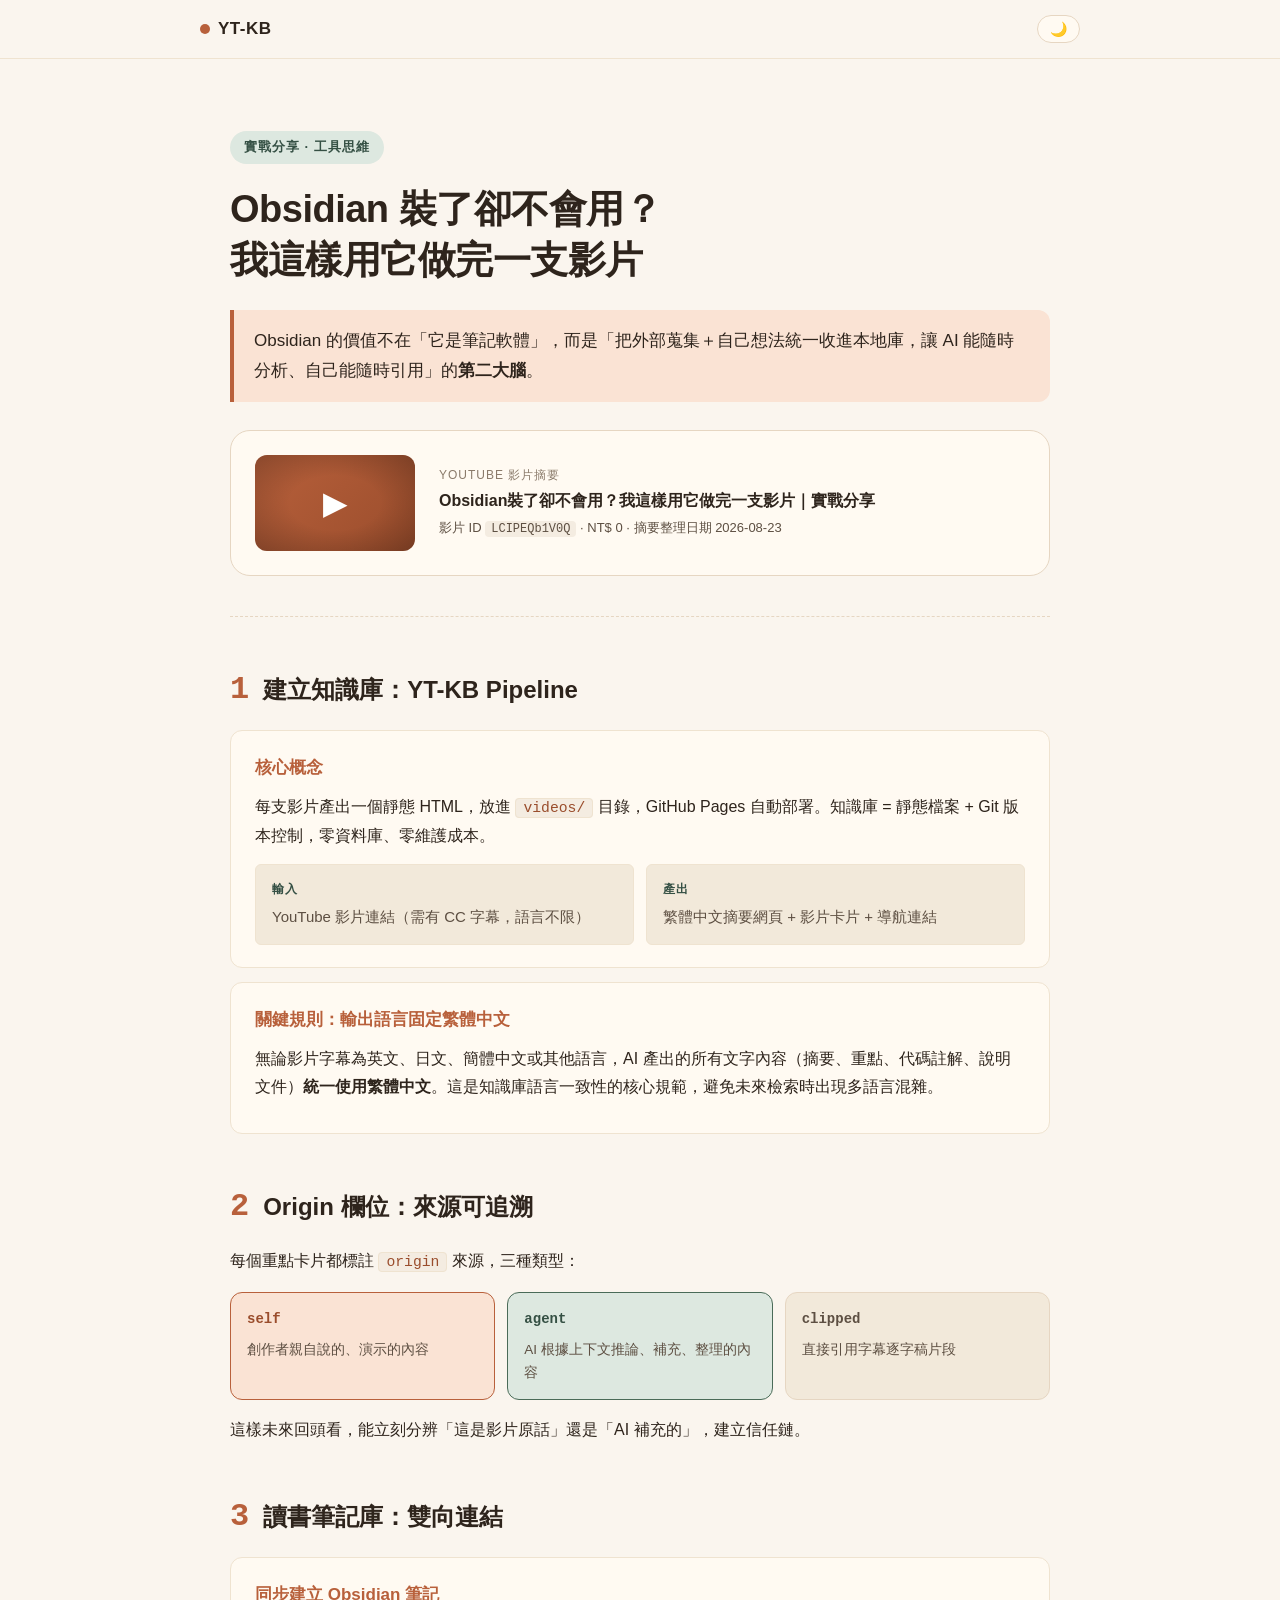
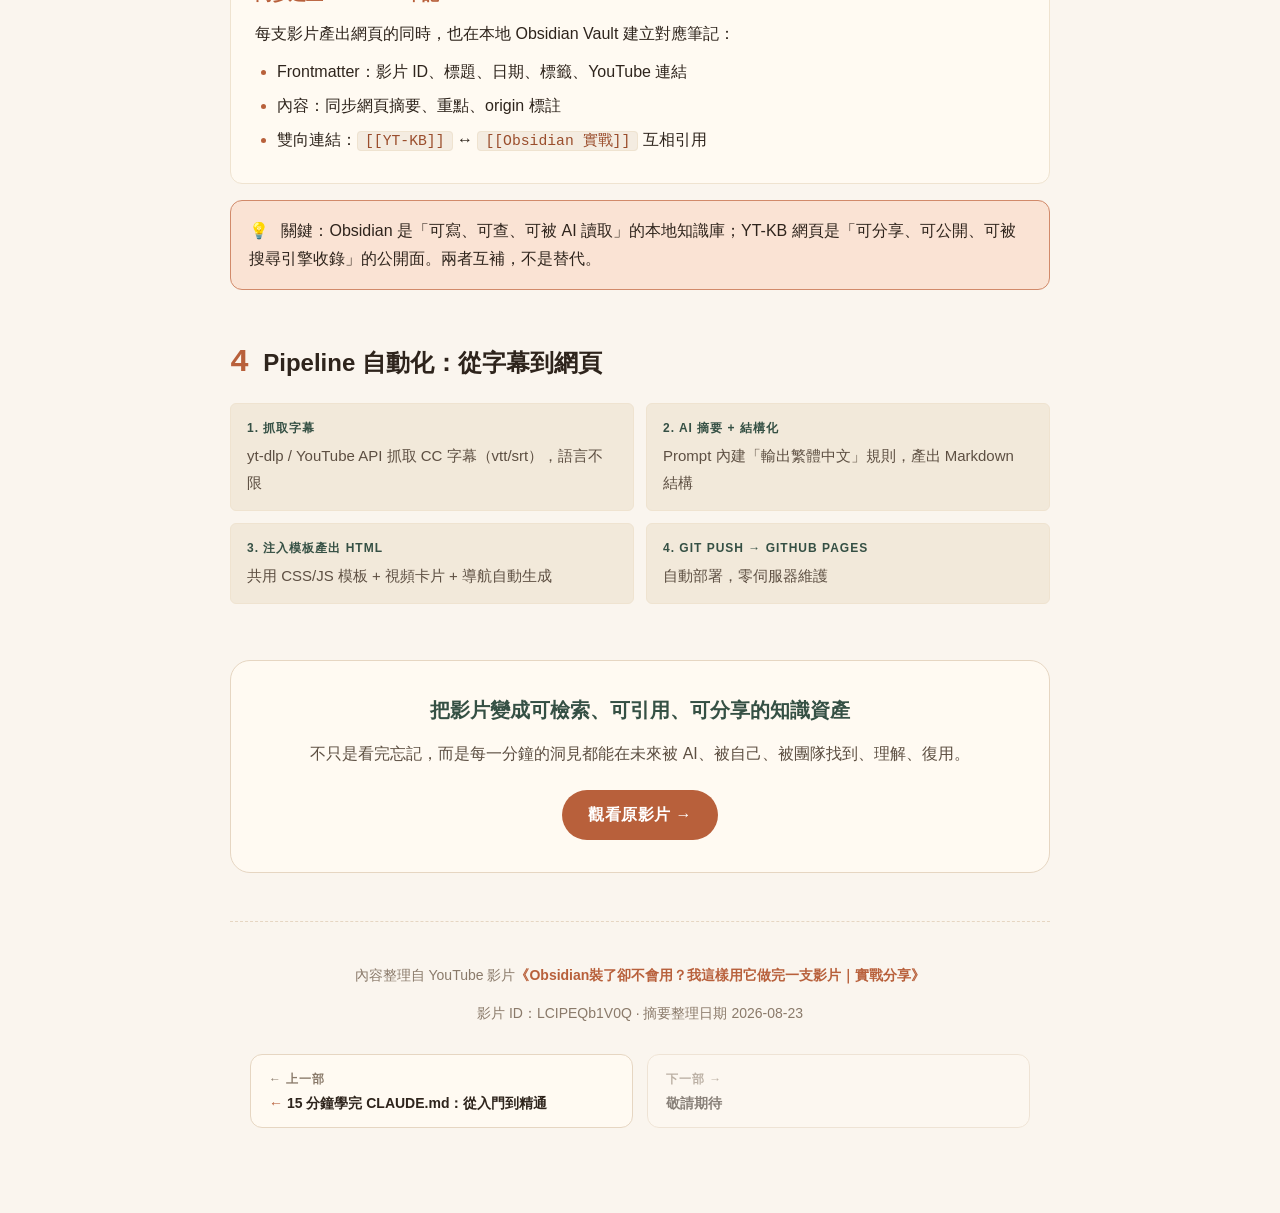
<file: videos/LCIPEQb1V0Q.html>
<!DOCTYPE html>
<html lang="zh-Hant">
<head>
<meta charset="UTF-8">
<meta name="viewport" content="width=device-width, initial-scale=1.0">
<title>Obsidian裝了卻不會用？我這樣用它做完一支影片｜實戰分享 — YT-KB</title>
<meta property="og:title" content="Obsidian裝了卻不會用？我這樣用它做完一支影片｜實戰分享 — YT-KB">
<meta property="og:description" content="Obsidian 的真正價值是第二大腦：統一收進外部蒐集與自己想法，讓 AI 隨時分析、你能隨時引用。完整影片製作流程 + origin 欄位 + 讀書筆記庫。">
<meta property="og:type" content="article">
<meta property="og:url" content="https://yt-kb-pages.pages.dev/videos/LCIPEQb1V0Q.html">
<meta property="og:locale" content="zh_TW">
<meta name="twitter:card" content="summary">
<meta name="description" content="Obsidian 的真正價值是第二大腦：統一收進外部蒐集與自己想法，讓 AI 隨時分析、你能隨時引用。完整影片製作流程 + origin 欄位 + 讀書筆記庫。">
<script>
  (function() {
    var themeAttr = 'data-theme';
    var storageKey = 'ytkb-theme';
    var html = document.documentElement;
    try {
      var saved = localStorage.getItem(storageKey);
      var prefersDark = window.matchMedia && window.matchMedia('(prefers-color-scheme: dark)').matches;
      var theme = saved || (prefersDark ? 'dark' : 'light');
      html.setAttribute(themeAttr, theme);
    } catch (e) {
      var prefersDark = window.matchMedia && window.matchMedia('(prefers-color-scheme: dark)').matches;
      html.setAttribute(themeAttr, prefersDark ? 'dark' : 'light');
    }
  })();
</script>
<link rel="stylesheet" href="../shared.css">
</head>
<body>

<nav class="nav" aria-label="主導航">
  <div class="nav-inner">
    <a href="../index.html" class="brand" aria-label="回到 YT-KB 首頁">
      <span class="brand-dot"></span>YT-KB
    </a>
    <button class="theme-toggle" id="themeToggle" aria-label="切換深淺主題">
      <span class="theme-icon" id="themeIcon">🌙</span>
    </button>
  </div>
</nav>

<main class="container">

  <!-- Hero -->
  <section class="hero">
    <span class="kicker">實戰分享 · 工具思維</span>
    <h1>Obsidian 裝了卻不會用？<br>我這樣用它做完一支影片</h1>

    <div class="one-liner">
      Obsidian 的價值不在「它是筆記軟體」，而是「把外部蒐集＋自己想法統一收進本地庫，讓 AI 能隨時分析、自己能隨時引用」的<strong>第二大腦</strong>。
    </div>

    <!-- 視頻卡片：觀看連結、影片 ID -->
    <div class="video-card">
      <div class="video-thumb" aria-hidden="true">▶</div>
      <div class="video-info">
        <div class="source-tag">YouTube 影片摘要</div>
        <div class="v-title">Obsidian裝了卻不會用？我這樣用它做完一支影片｜實戰分享</div>
        <div class="v-meta">
          影片 ID <span class="v-id">LCIPEQb1V0Q</span> · NT$ 0 · 摘要整理日期 2026-08-23
        </div>
      </div>
    </div>
  </section>

  <!-- Section 1 -->
  <div class="section-head">
    <span class="num">1</span>
    <h2>建立知識庫：YT-KB Pipeline</h2>
  </div>

  <div class="card">
    <div class="card-title">核心概念</div>
    <p>每支影片產出一個靜態 HTML，放進 <code class="inline">videos/</code> 目錄，GitHub Pages 自動部署。知識庫 = 靜態檔案 + Git 版本控制，零資料庫、零維護成本。</p>
    <div class="sub-cards">
      <div class="sub-card">
        <div class="label">輸入</div>
        <p>YouTube 影片連結（需有 CC 字幕，語言不限）</p>
      </div>
      <div class="sub-card">
        <div class="label">產出</div>
        <p>繁體中文摘要網頁 + 影片卡片 + 導航連結</p>
      </div>
    </div>
  </div>

  <div class="card">
    <div class="card-title">關鍵規則：輸出語言固定繁體中文</div>
    <p>無論影片字幕為英文、日文、簡體中文或其他語言，AI 產出的所有文字內容（摘要、重點、代碼註解、說明文件）<strong>統一使用繁體中文</strong>。這是知識庫語言一致性的核心規範，避免未來檢索時出現多語言混雜。</p>
  </div>

  <!-- Section 2 -->
  <div class="section-head">
    <span class="num">2</span>
    <h2>Origin 欄位：來源可追溯</div>
  </div>

  <p>每個重點卡片都標註 <code class="inline">origin</code> 來源，三種類型：</p>
  <div class="origin-grid">
    <div class="origin-tag tag-self">
      <code>self</code>
      <span class="desc">創作者親自說的、演示的內容</span>
    </div>
    <div class="origin-tag tag-agent">
      <code>agent</code>
      <span class="desc">AI 根據上下文推論、補充、整理的內容</span>
    </div>
    <div class="origin-tag tag-clipped">
      <code>clipped</code>
      <span class="desc">直接引用字幕逐字稿片段</span>
    </div>
  </div>
  <p>這樣未來回頭看，能立刻分辨「這是影片原話」還是「AI 補充的」，建立信任鏈。</p>

  <!-- Section 3 -->
  <div class="section-head">
    <span class="num">3</span>
    <h2>讀書筆記庫：雙向連結</h2>
  </div>

  <div class="card">
    <div class="card-title">同步建立 Obsidian 筆記</div>
    <p>每支影片產出網頁的同時，也在本地 Obsidian Vault 建立對應筆記：</p>
    <ul>
      <li>Frontmatter：影片 ID、標題、日期、標籤、YouTube 連結</li>
      <li>內容：同步網頁摘要、重點、origin 標註</li>
      <li>雙向連結：<code class="inline">[[YT-KB]]</code> ↔ <code class="inline">[[Obsidian 實戰]]</code> 互相引用</li>
    </ul>
  </div>

  <div class="callout">
    關鍵：Obsidian 是「可寫、可查、可被 AI 讀取」的本地知識庫；YT-KB 網頁是「可分享、可公開、可被搜尋引擎收錄」的公開面。兩者互補，不是替代。
  </div>

  <!-- Section 4 -->
  <div class="section-head">
    <span class="num">4</span>
    <h2>Pipeline 自動化：從字幕到網頁</h2>
  </div>

  <div class="sub-cards">
    <div class="sub-card">
      <div class="label">1. 抓取字幕</div>
      <p>yt-dlp / YouTube API 抓取 CC 字幕（vtt/srt），語言不限</li>
    </div>
    <div class="sub-card">
      <div class="label">2. AI 摘要 + 結構化</div>
      <p>Prompt 內建「輸出繁體中文」規則，產出 Markdown 結構</p>
    </div>
    <div class="sub-card">
      <div class="label">3. 注入模板產出 HTML</div>
      <p>共用 CSS/JS 模板 + 視頻卡片 + 導航自動生成</p>
    </div>
    <div class="sub-card">
      <div class="label">4. Git Push → GitHub Pages</div>
      <p>自動部署，零伺服器維護</p>
    </div>
  </div>

  <!-- Closing -->
  <div class="closing">
    <h3>把影片變成可檢索、可引用、可分享的知識資產</h3>
    <p>不只是看完忘記，而是每一分鐘的洞見都能在未來被 AI、被自己、被團隊找到、理解、復用。</p>
    <a href="https://youtu.be/LCIPEQb1V0Q" target="_blank" rel="noopener noreferrer" class="cta-btn">觀看原影片 →</a>
  </div>

  <!-- Source -->
  <footer>
    <div class="container">
      <div class="source-note">
        <p>內容整理自 YouTube 影片<a href="https://youtu.be/LCIPEQb1V0Q" target="_blank" rel="noopener noreferrer">《Obsidian裝了卻不會用？我這樣用它做完一支影片｜實戰分享》</a></p>
        <p>影片 ID：LCIPEQb1V0Q · 摘要整理日期 2026-08-23</p>
      </div>
      <nav class="video-nav" aria-label="影片頁導航">
        <a href="claude-md.html">
          <div class="label">← 上一部</div>
          <span class="t"><span class="arrow">←</span> 15 分鐘學完 CLAUDE.md：從入門到精通</span>
        </a>
        <div class="disabled" aria-disabled="true">
          <div class="label">下一部 →</div>
          <span class="t">敬請期待</span>
        </div>
      </nav>
    </div>
  </footer>

<button class="back-to-top" id="back-to-top" aria-label="回到頂部">↑</button>

<script src="../shared.js"></script>
</body>
</html>
</file>
<file: shared.css>
/* ============================================================
   YT-KB 共用樣式表
   所有視頻頁、首頁共用此檔案
   版本：2026-08-23
============================================================ */

/* ===== CSS 變數：主題色系（暖色調）===== */
:root {
  /* 淺色主題 */
  --bg: #faf5ee;
  --bg-soft: #f2e9da;
  --bg-card: #fffaf2;
  --bg-elevated: #ffffff;
  --bg-code: #f4ece1;
  --fg: #2e241c;
  --fg-soft: #5d4f42;
  --fg-muted: #8a7a6a;
  --border: #e6d6c2;
  --border-soft: #efe3d0;
  --primary: #b8603b;
  --primary-soft: #d18a6a;
  --primary-deep: #9a4d2c;
  --primary-bg: #fae3d4;
  --accent: #4a6b58;
  --accent-soft: #6b8a78;
  --accent-deep: #355044;
  --accent-bg: #dde8e0;
  --highlight: #cba45a;
  --shadow: rgba(60, 40, 20, 0.06);
  --shadow-md: rgba(60, 40, 20, 0.10);
  --shadow-lg: rgba(60, 40, 20, 0.15);
  --radius-sm: 6px;
  --radius: 12px;
  --radius-lg: 20px;
}

[data-theme="dark"] {
  /* 深色主題 */
  --bg: #1a1612;
  --bg-soft: #221c16;
  --bg-card: #2b241d;
  --bg-elevated: #342c23;
  --bg-code: #3a3027;
  --fg: #ede2d2;
  --fg-soft: #c5b8a6;
  --fg-muted: #948574;
  --border: #3a322a;
  --border-soft: #2f2820;
  --primary: #e08965;
  --primary-soft: #c66b4b;
  --primary-deep: #ee9e7e;
  --primary-bg: #3d2820;
  --accent: #8aa888;
  --accent-soft: #6b8a78;
  --accent-deep: #a6c2a4;
  --accent-bg: #28342c;
  --highlight: #d4a35a;
  --shadow: rgba(0, 0, 0, 0.25);
  --shadow-md: rgba(0, 0, 0, 0.40);
  --shadow-lg: rgba(0, 0, 0, 0.55);
}

/* ===== 基礎重置 ===== */
*, *::before, *::after { box-sizing: border-box; }
html { scroll-behavior: smooth; }
body {
  margin: 0;
  background: var(--bg);
  color: var(--fg);
  font-family: -apple-system, BlinkMacSystemFont, "Segoe UI", "PingFang TC", "Microsoft JhengHei", "Noto Sans TC", "Helvetica Neue", Arial, sans-serif;
  font-size: 16px;
  line-height: 1.75;
  -webkit-font-smoothing: antialiased;
  transition: background-color 0.3s ease, color 0.3s ease;
}
a { color: var(--primary); text-decoration: none; transition: color 0.2s ease; }
a:hover { color: var(--primary-deep); text-decoration: underline; }
[data-theme="dark"] a:hover { color: var(--primary-deep); }

/* ===== 導航列 ===== */
.nav {
  position: sticky;
  top: 0;
  z-index: 100;
  background: var(--bg);
  border-bottom: 1px solid var(--border-soft);
  backdrop-filter: saturate(140%) blur(8px);
  -webkit-backdrop-filter: saturate(140%) blur(8px);
  background-color: color-mix(in srgb, var(--bg) 88%, transparent);
  transition: background-color 0.3s ease;
}
.nav-inner {
  max-width: 920px;
  margin: 0 auto;
  padding: 14px 20px;
  display: flex;
  align-items: center;
  justify-content: space-between;
}
.brand {
  font-weight: 700;
  font-size: 17px;
  color: var(--fg);
  letter-spacing: 0.5px;
  display: inline-flex;
  align-items: center;
  gap: 8px;
}
.brand:hover { color: var(--primary); text-decoration: none; }
.brand-dot {
  width: 10px; height: 10px; border-radius: 50%;
  background: var(--primary);
  display: inline-block;
}
.theme-toggle {
  background: var(--bg-card);
  border: 1px solid var(--border);
  color: var(--fg);
  padding: 6px 12px;
  border-radius: 999px;
  cursor: pointer;
  font-size: 15px;
  line-height: 1;
  transition: background 0.2s, transform 0.15s;
  display: inline-flex;
  align-items: center;
  gap: 6px;
}
.theme-toggle:hover { background: var(--primary-bg); }
.theme-toggle:active { transform: scale(0.95); }
.theme-icon { font-size: 14px; }

/* ===== 版面容器 ===== */
.container {
  max-width: 860px;
  margin: 0 auto;
  padding: 0 20px;
}

/* ===== Hero 區塊 ===== */
.hero {
  padding: 56px 0 32px;
  border-bottom: 1px dashed var(--border);
  margin-bottom: 40px;
}
.kicker {
  display: inline-block;
  background: var(--accent-bg);
  color: var(--accent-deep);
  padding: 5px 14px;
  border-radius: 999px;
  font-size: 13px;
  font-weight: 600;
  letter-spacing: 1px;
  margin-bottom: 20px;
}
[data-theme="dark"] .kicker { color: var(--accent-deep); }
.hero h1 {
  font-size: clamp(26px, 4.5vw, 38px);
  line-height: 1.35;
  margin: 0 0 20px 0;
  color: var(--fg);
  font-weight: 800;
  letter-spacing: -0.5px;
}
.one-liner {
  background: var(--primary-bg);
  border-left: 4px solid var(--primary);
  padding: 16px 20px;
  border-radius: 0 var(--radius) var(--radius) 0;
  font-size: 17px;
  color: var(--fg);
  margin: 24px 0 28px;
  font-weight: 500;
}
[data-theme="dark"] .one-liner { color: var(--fg); }

/* ===== 視頻卡片（共用組件）===== */
.video-card {
  background: var(--bg-card);
  border: 1px solid var(--border);
  border-radius: var(--radius-lg);
  padding: 20px;
  box-shadow: var(--shadow);
  display: flex;
  gap: 18px;
  align-items: center;
  margin-top: 24px;
  transition: background 0.3s, border-color 0.3s;
}
.video-thumb {
  flex: 0 0 120px;
  width: 120px; height: 80px;
  background: linear-gradient(135deg, var(--primary) 0%, var(--primary-deep) 100%);
  border-radius: var(--radius);
  display: flex;
  align-items: center;
  justify-content: center;
  color: #fff;
  font-size: 26px;
  position: relative;
}
.video-thumb::after {
  content: "";
  position: absolute;
  inset: 0;
  background: radial-gradient(ellipse at center, transparent 40%, rgba(0,0,0,0.25) 100%);
  border-radius: var(--radius);
}
.video-info { flex: 1; min-width: 0; }
.video-info .source-tag {
  font-size: 12px;
  color: var(--fg-muted);
  letter-spacing: 1px;
  text-transform: uppercase;
  margin-bottom: 4px;
}
.video-info .v-title {
  font-weight: 700;
  color: var(--fg);
  margin-bottom: 6px;
  line-height: 1.35;
}
.video-info .v-meta {
  font-size: 13px;
  color: var(--fg-soft);
}
.video-info .v-id {
  font-family: ui-monospace, "SF Mono", Menlo, Consolas, monospace;
  background: var(--bg-code);
  padding: 1px 6px;
  border-radius: 4px;
  font-size: 12px;
}

/* 響應式調整視頻卡片 */
@media (min-width: 600px) {
  .video-card { padding: 24px; gap: 24px; }
  .video-thumb { flex: 0 0 160px; width: 160px; height: 96px; font-size: 32px; }
}
@media (max-width: 480px) {
  .video-card { flex-direction: column; align-items: flex-start; }
  .video-thumb { width: 100%; height: 120px; }
}

/* ===== 區塊標題 ===== */
.section-head {
  margin: 56px 0 24px;
  display: flex;
  align-items: baseline;
  gap: 14px;
}
.section-head .num {
  font-size: 32px;
  font-weight: 800;
  color: var(--primary);
  font-family: ui-monospace, "SF Mono", Menlo, Consolas, monospace;
  line-height: 1;
  flex-shrink: 0;
}
.section-head h2 {
  font-size: clamp(20px, 3vw, 24px);
  margin: 0;
  color: var(--fg);
  font-weight: 700;
  line-height: 1.4;
}
.section-head .rule {
  flex: 1;
  height: 1px;
  background: linear-gradient(to right, var(--border), transparent);
  display: none;
}
@media (min-width: 600px) {
  .section-head .rule { display: block; }
}

/* ===== 內容卡片 ===== */
.card {
  background: var(--bg-card);
  border: 1px solid var(--border-soft);
  border-radius: var(--radius);
  padding: 22px 24px;
  box-shadow: var(--shadow);
  margin-bottom: 14px;
  transition: background 0.3s, border-color 0.3s, transform 0.2s;
}
.card:hover {
  border-color: var(--border);
  box-shadow: var(--shadow-md);
}
.card-title {
  font-weight: 700;
  color: var(--primary);
  margin: 0 0 10px;
  font-size: 17px;
}
.card p { margin: 0 0 10px; }
.card ul { margin: 8px 0 0; padding-left: 22px; }
.card li { margin-bottom: 6px; }
.card li::marker { color: var(--primary); }

/* 子卡片 */
.sub-cards {
  display: grid;
  grid-template-columns: 1fr;
  gap: 12px;
  margin-top: 14px;
}
.sub-card {
  background: var(--bg-soft);
  border: 1px solid var(--border-soft);
  border-radius: var(--radius-sm);
  padding: 14px 16px;
}
.sub-card .label {
  font-size: 12px;
  color: var(--accent-deep);
  letter-spacing: 1px;
  font-weight: 700;
  text-transform: uppercase;
  margin-bottom: 4px;
}
.sub-card p { margin: 0; color: var(--fg-soft); font-size: 15px; }
@media (min-width: 600px) {
  .sub-cards { grid-template-columns: 1fr 1fr; }
}

/* 來源標籤網格 */
.origin-grid {
  display: grid;
  grid-template-columns: repeat(auto-fit, minmax(180px, 1fr));
  gap: 12px;
  margin-top: 14px;
}
.origin-tag {
  border-radius: var(--radius);
  padding: 14px 16px;
  border: 1.5px solid;
  display: flex;
  flex-direction: column;
  gap: 6px;
}
.origin-tag code {
  font-family: ui-monospace, "SF Mono", Menlo, Consolas, monospace;
  font-size: 14px;
  font-weight: 700;
}
.origin-tag .desc { font-size: 13.5px; color: var(--fg-soft); }

.tag-self {
  background: var(--primary-bg);
  border-color: var(--primary);
  color: var(--primary-deep);
}
.tag-agent {
  background: var(--accent-bg);
  border-color: var(--accent);
  color: var(--accent-deep);
}
.tag-clipped {
  background: var(--bg-soft);
  border-color: var(--border);
  color: var(--fg-soft);
}
[data-theme="dark"] .tag-self { color: var(--primary-deep); }
[data-theme="dark"] .tag-agent { color: var(--accent-deep); }

/* 行內代碼樣式 */
code.inline, .code-key {
  font-family: ui-monospace, "SF Mono", Menlo, Consolas, monospace;
  background: var(--bg-code);
  padding: 1px 7px;
  border-radius: 4px;
  font-size: 0.92em;
  color: var(--primary-deep);
  border: 1px solid var(--border-soft);
}

/* 引用/提示框 */
.callout {
  background: var(--primary-bg);
  border: 1px solid var(--primary-soft);
  border-radius: var(--radius);
  padding: 16px 18px;
  margin: 16px 0;
  color: var(--fg);
  font-weight: 500;
}
.callout::before {
  content: "💡";
  margin-right: 8px;
  font-size: 16px;
}

/* ===== 結語區塊 ===== */
.closing {
  margin-top: 56px;
  padding: 32px;
  background: var(--bg-card);
  border: 1px solid var(--border);
  border-radius: var(--radius-lg);
  text-align: center;
  box-shadow: var(--shadow);
}
.closing h3 {
  margin: 0 0 12px;
  font-size: 20px;
  color: var(--accent-deep);
}
.closing p { color: var(--fg-soft); margin: 8px 0; }
.cta-btn {
  display: inline-block;
  margin-top: 14px;
  background: var(--primary);
  color: #fff;
  padding: 11px 26px;
  border-radius: 999px;
  font-weight: 600;
  letter-spacing: 0.5px;
  box-shadow: var(--shadow);
  transition: background 0.2s, transform 0.15s;
}
.cta-btn:hover {
  background: var(--primary-deep);
  color: #fff;
  text-decoration: none;
  transform: translateY(-1px);
}

/* ===== 來源與頁腳 ===== */
footer {
  margin-top: 48px;
  padding: 28px 0 80px;
  border-top: 1px dashed var(--border);
  color: var(--fg-muted);
  font-size: 14px;
}
.source-note {
  text-align: center;
  line-height: 1.7;
}
.source-note a { font-weight: 600; }

/* ===== 視頻導航（上/下一部）===== */
.video-nav {
  display: grid;
  grid-template-columns: 1fr 1fr;
  gap: 14px;
  margin-top: 28px;
}
.video-nav a, .video-nav .disabled {
  display: block;
  background: var(--bg-card);
  border: 1px solid var(--border);
  border-radius: var(--radius);
  padding: 14px 18px;
  transition: border-color 0.2s, background 0.2s, transform 0.15s;
}
.video-nav a:hover {
  border-color: var(--primary);
  text-decoration: none;
  transform: translateY(-1px);
}
.video-nav .label {
  font-size: 12px;
  color: var(--fg-muted);
  letter-spacing: 1px;
  margin-bottom: 4px;
  text-transform: uppercase;
  font-weight: 600;
}
.video-nav .t {
  color: var(--fg);
  font-weight: 700;
  line-height: 1.35;
  display: block;
}
.video-nav .arrow { color: var(--primary); font-weight: 700; }
.video-nav .disabled {
  opacity: 0.55;
  cursor: not-allowed;
}
@media (max-width: 480px) {
  .video-nav { grid-template-columns: 1fr; }
}

/* ===== 回到頂部按鈕 ===== */
.back-to-top {
  position: fixed;
  right: 22px; bottom: 22px;
  width: 44px; height: 44px;
  border-radius: 50%;
  background: var(--primary);
  color: #fff;
  border: none;
  font-size: 20px;
  font-weight: 700;
  cursor: pointer;
  box-shadow: var(--shadow-lg);
  opacity: 0;
  visibility: hidden;
  transform: translateY(8px);
  transition: opacity 0.25s ease, visibility 0.25s ease, transform 0.25s ease, background 0.2s;
  z-index: 90;
}
.back-to-top.show {
  opacity: 1;
  visibility: visible;
  transform: translateY(0);
}
.back-to-top:hover { background: var(--primary-deep); }

/* ===== 響應式調整 ===== */
@media (min-width: 600px) {
  .hero { padding: 72px 0 40px; }
  .video-card { padding: 24px; gap: 24px; }
  .video-thumb { flex: 0 0 160px; width: 160px; height: 96px; font-size: 32px; }
  .sub-cards { grid-template-columns: 1fr 1fr; }
  .section-head .rule { display: block; }
}
@media (max-width: 480px) {
  .video-card { flex-direction: column; align-items: flex-start; }
  .video-thumb { width: 100%; height: 120px; }
  .closing { padding: 24px 18px; }
  .video-nav { grid-template-columns: 1fr; }
}

/* ===== 工具類 ===== */
.visually-hidden {
  position: absolute; width: 1px; height: 1px;
  padding: 0; margin: -1px; overflow: hidden;
  clip: rect(0, 0, 0, 0); white-space: nowrap; border: 0;
}
</file>
